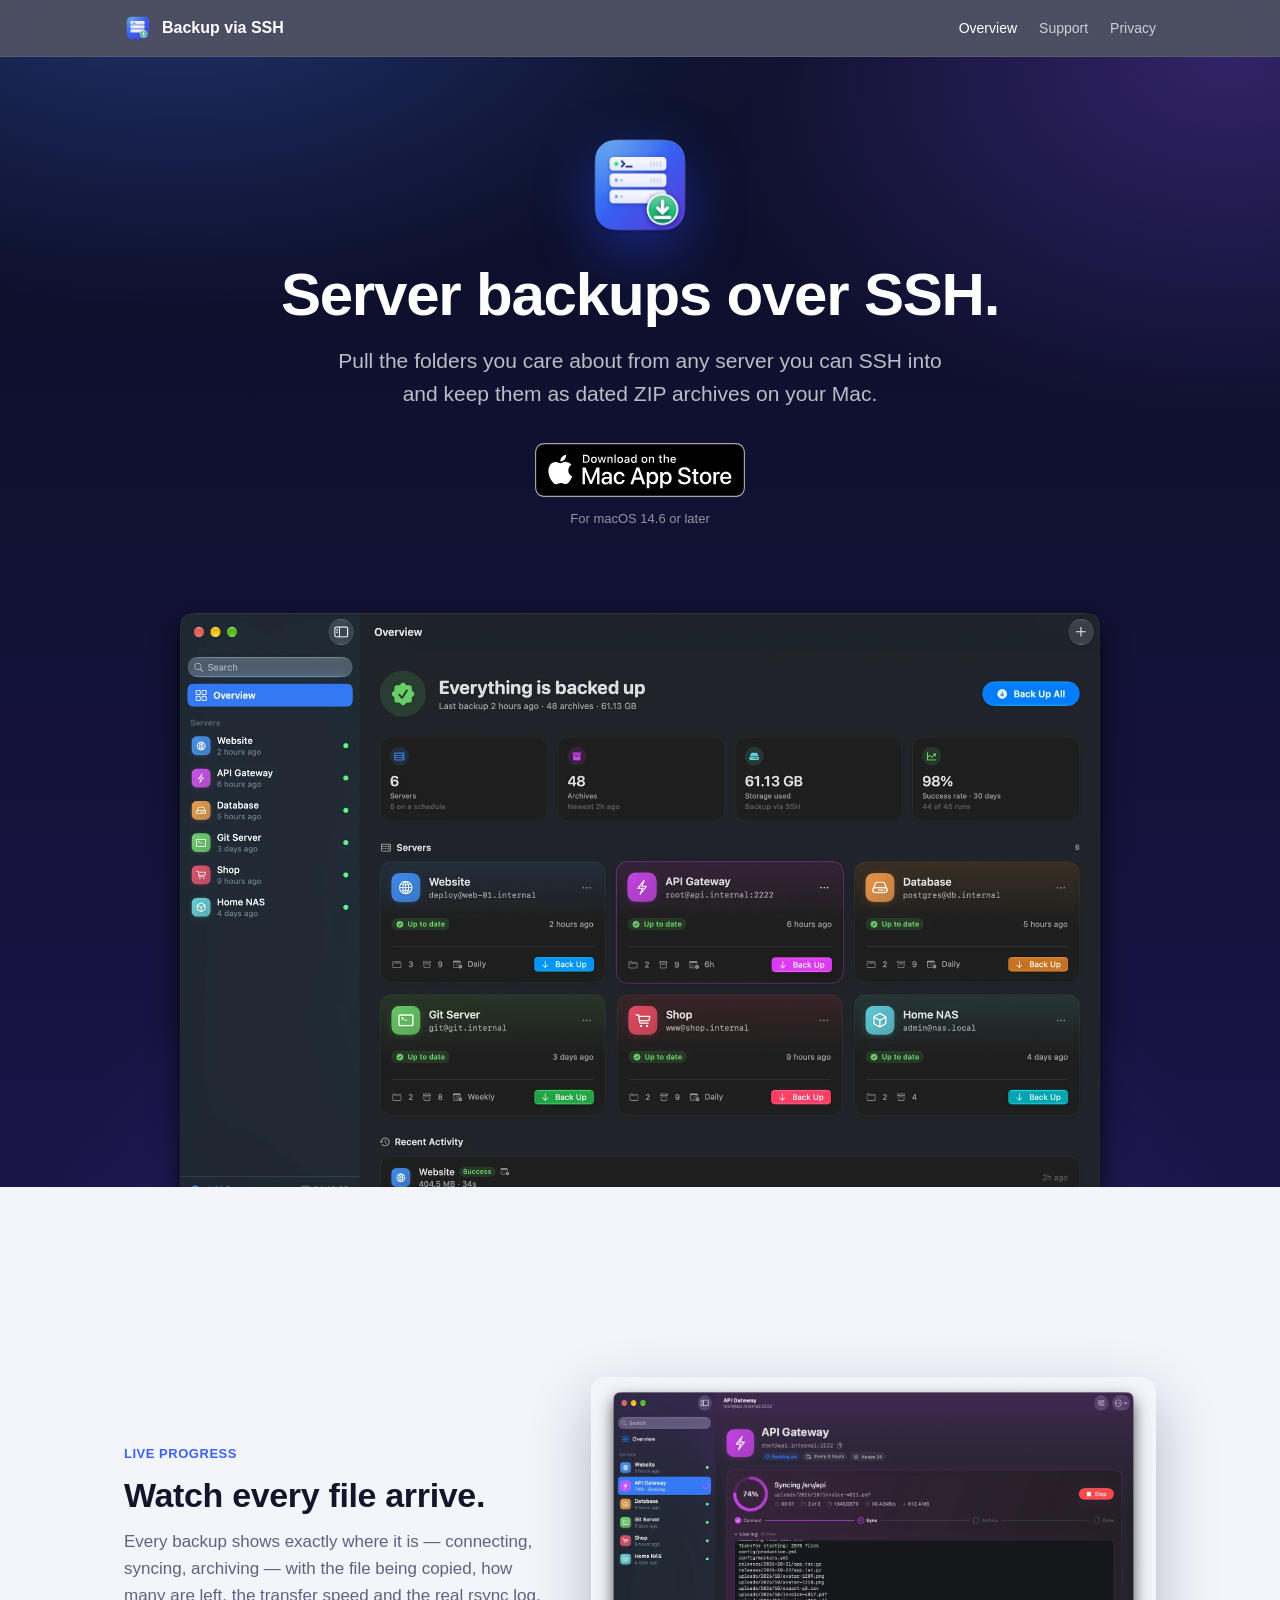
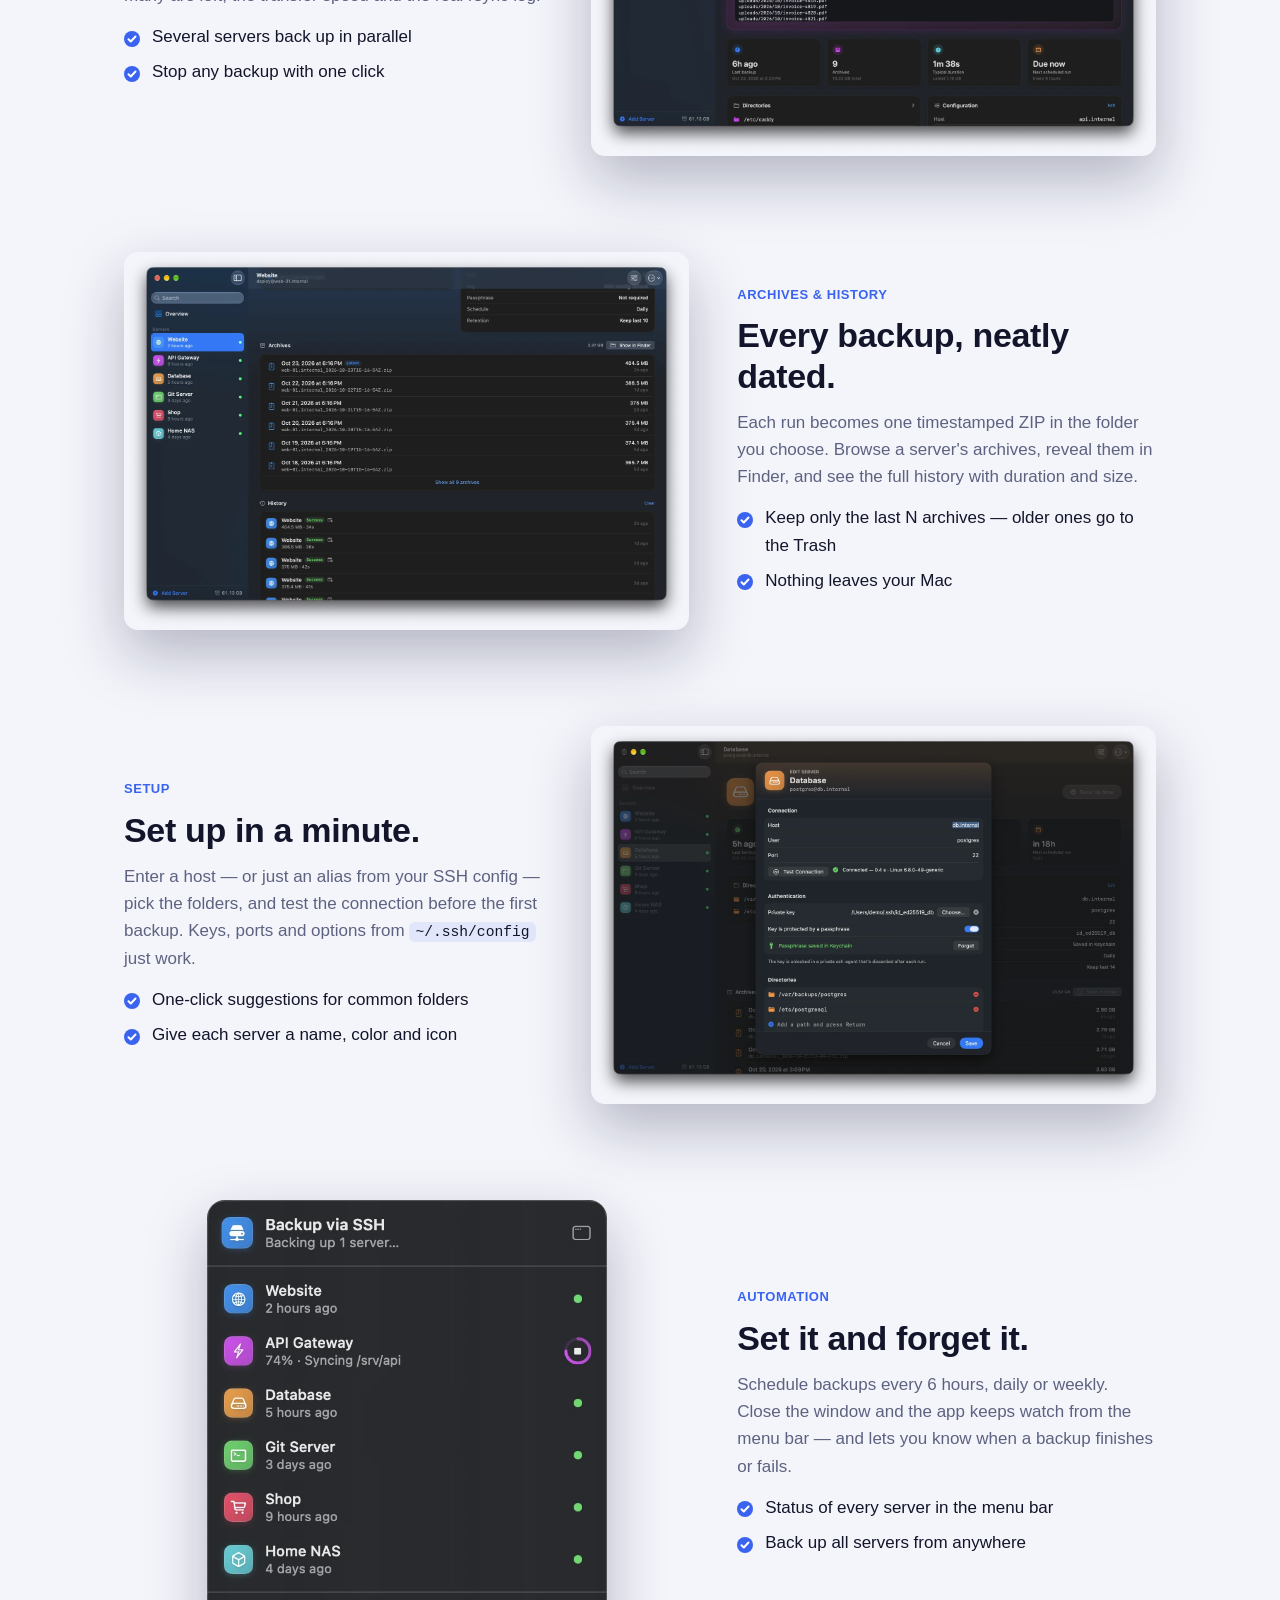
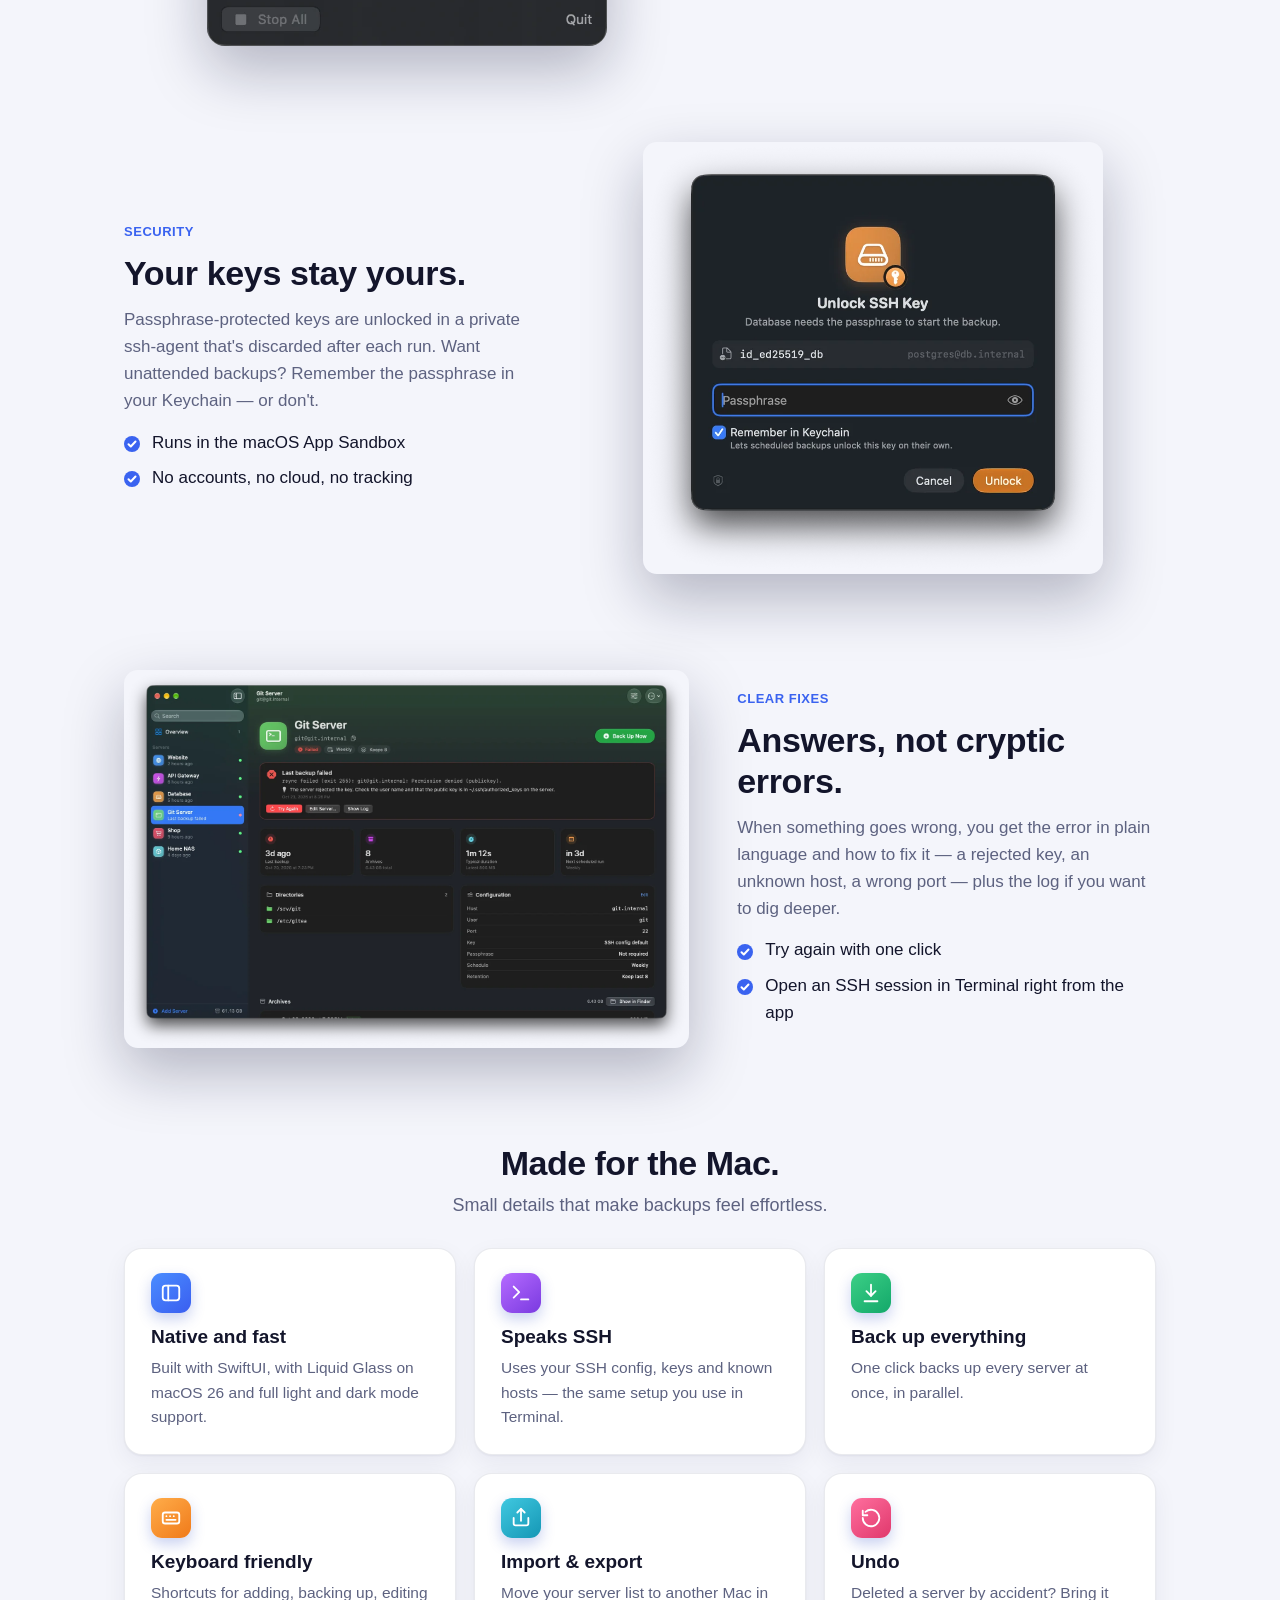
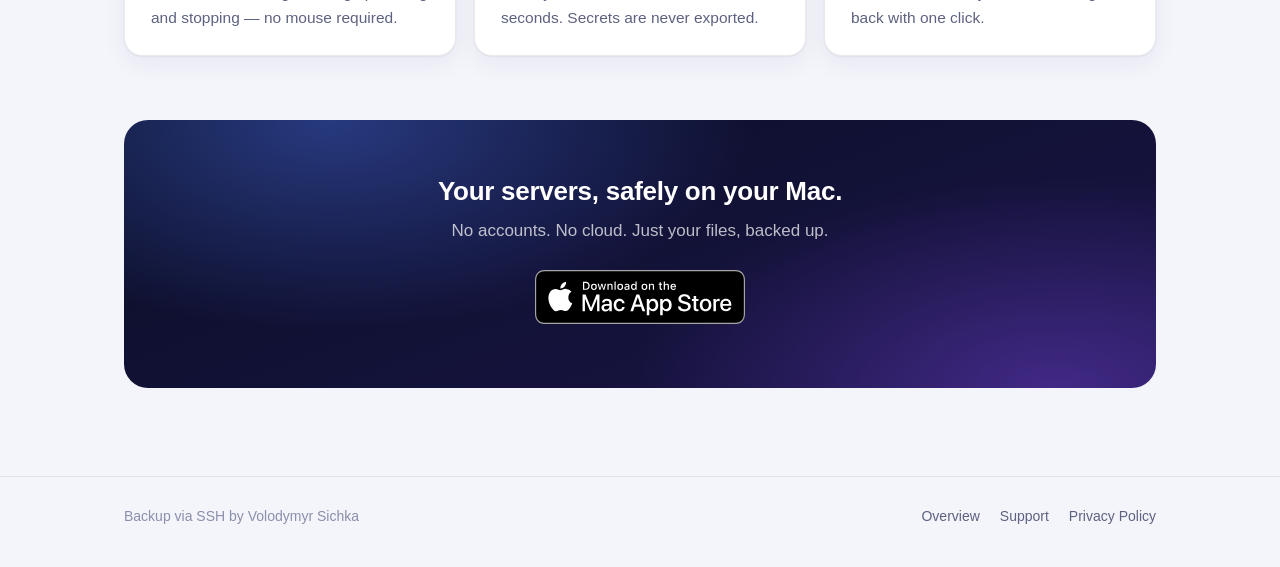
<file: index.html>
<!DOCTYPE html>
<html lang="en">
  <head>
    <meta charset="UTF-8" />
    <title>Backup via SSH</title>
    <meta http-equiv="refresh" content="0; url=marketing.html" />
    <link rel="canonical" href="marketing.html" />
  </head>
  <body>
    <p><a href="marketing.html">Backup via SSH</a></p>
  </body>
</html>
</file>
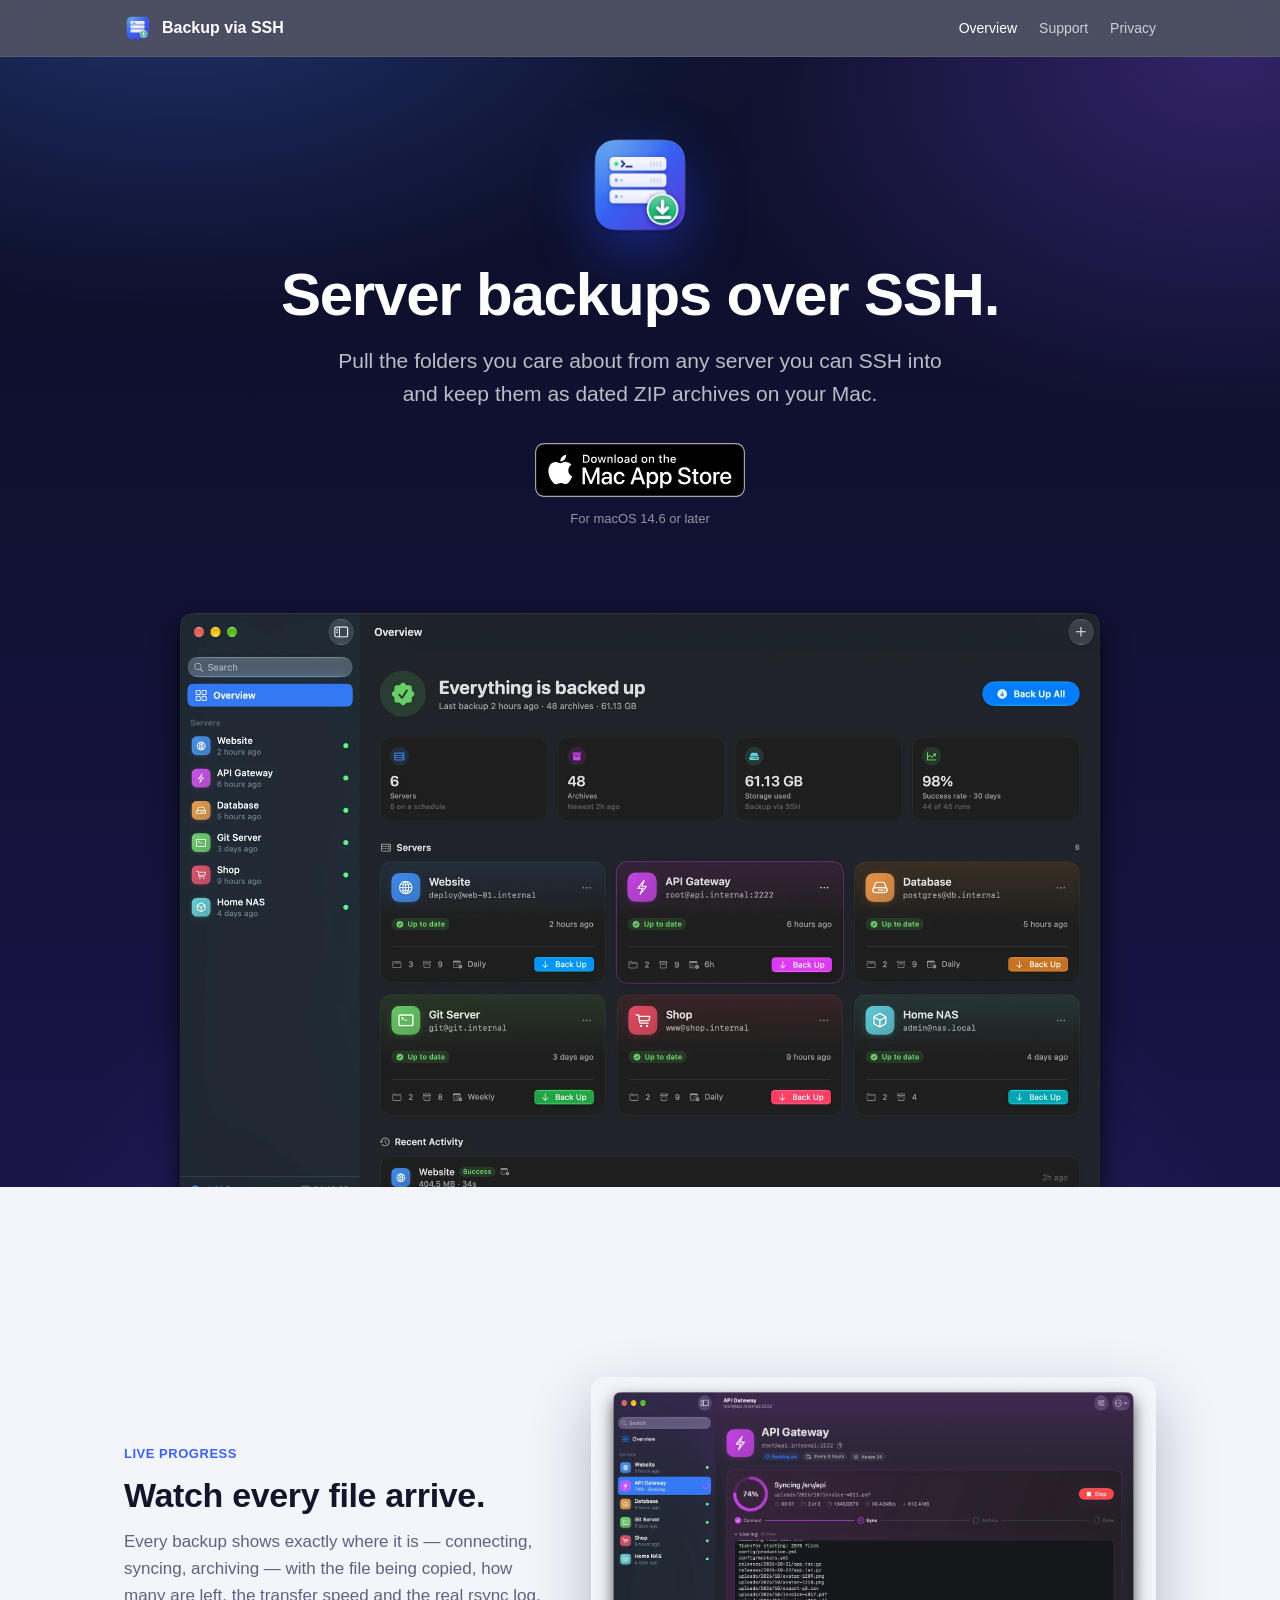
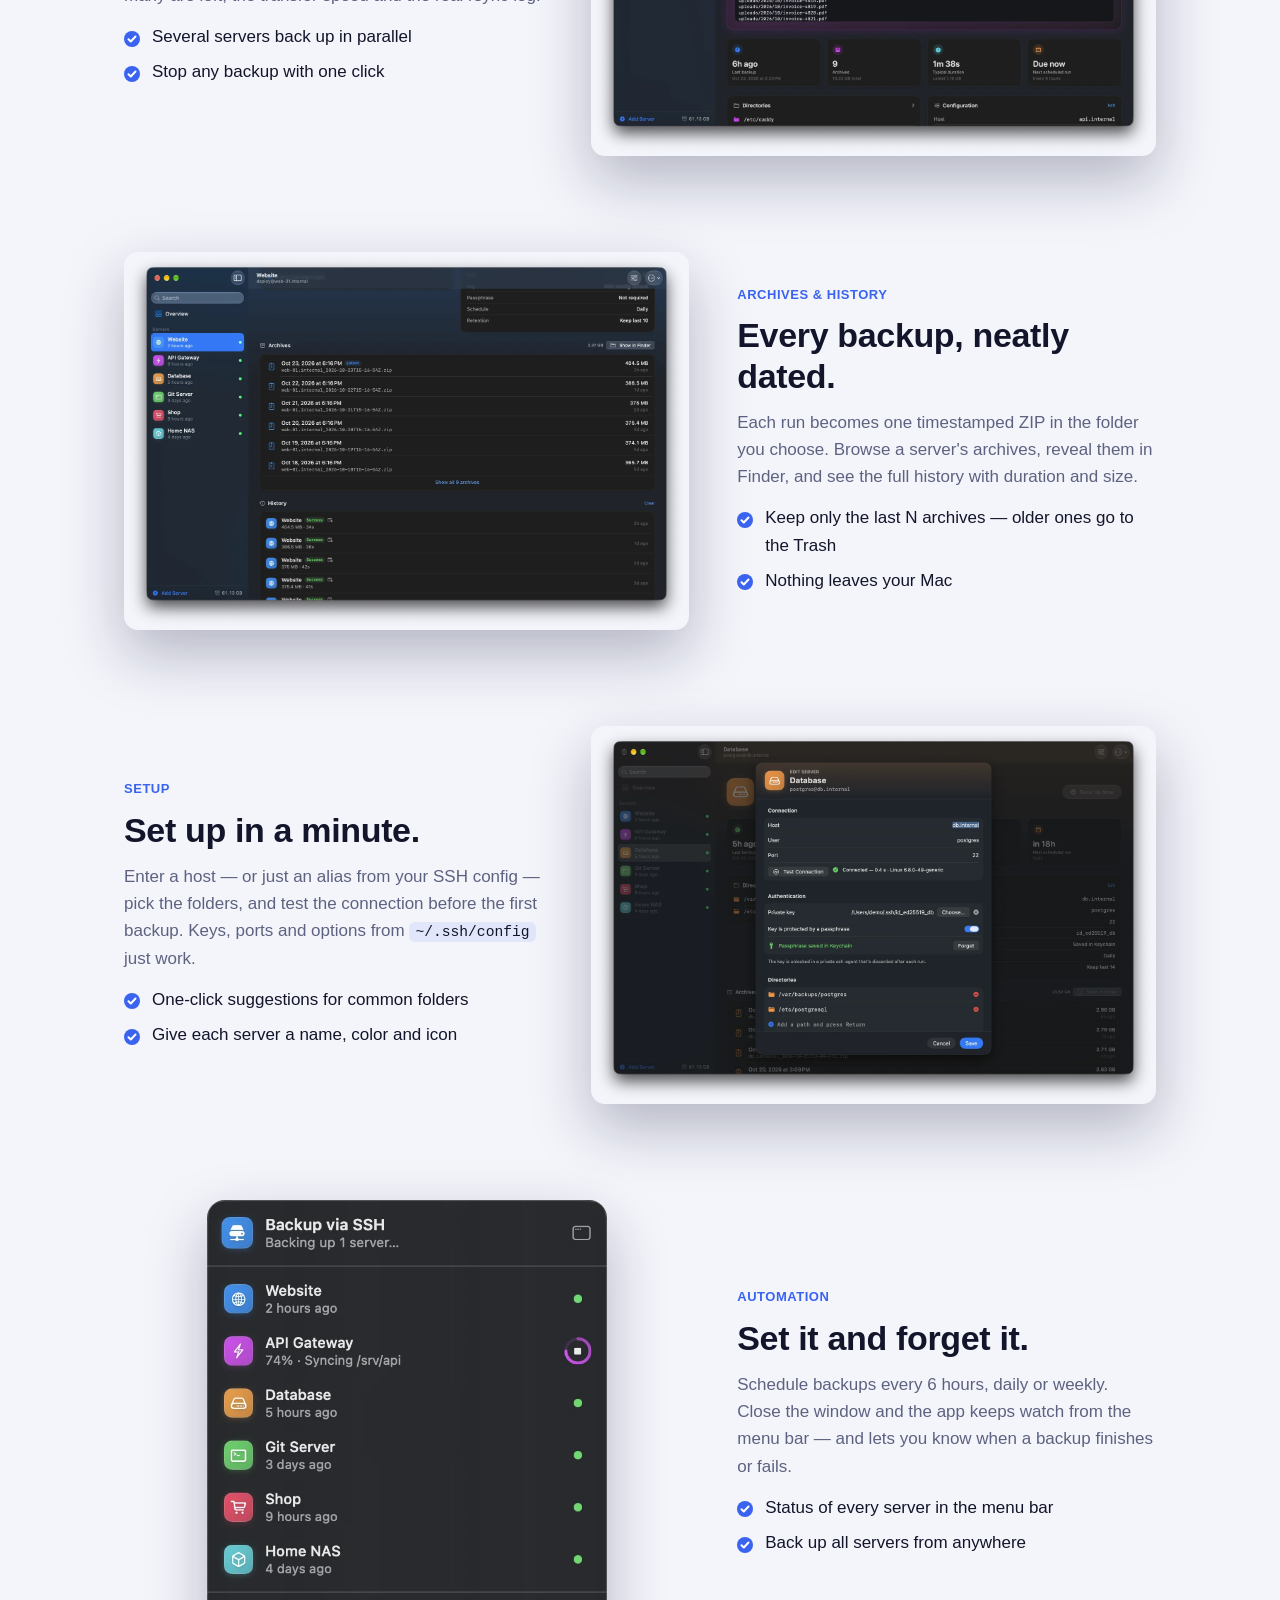
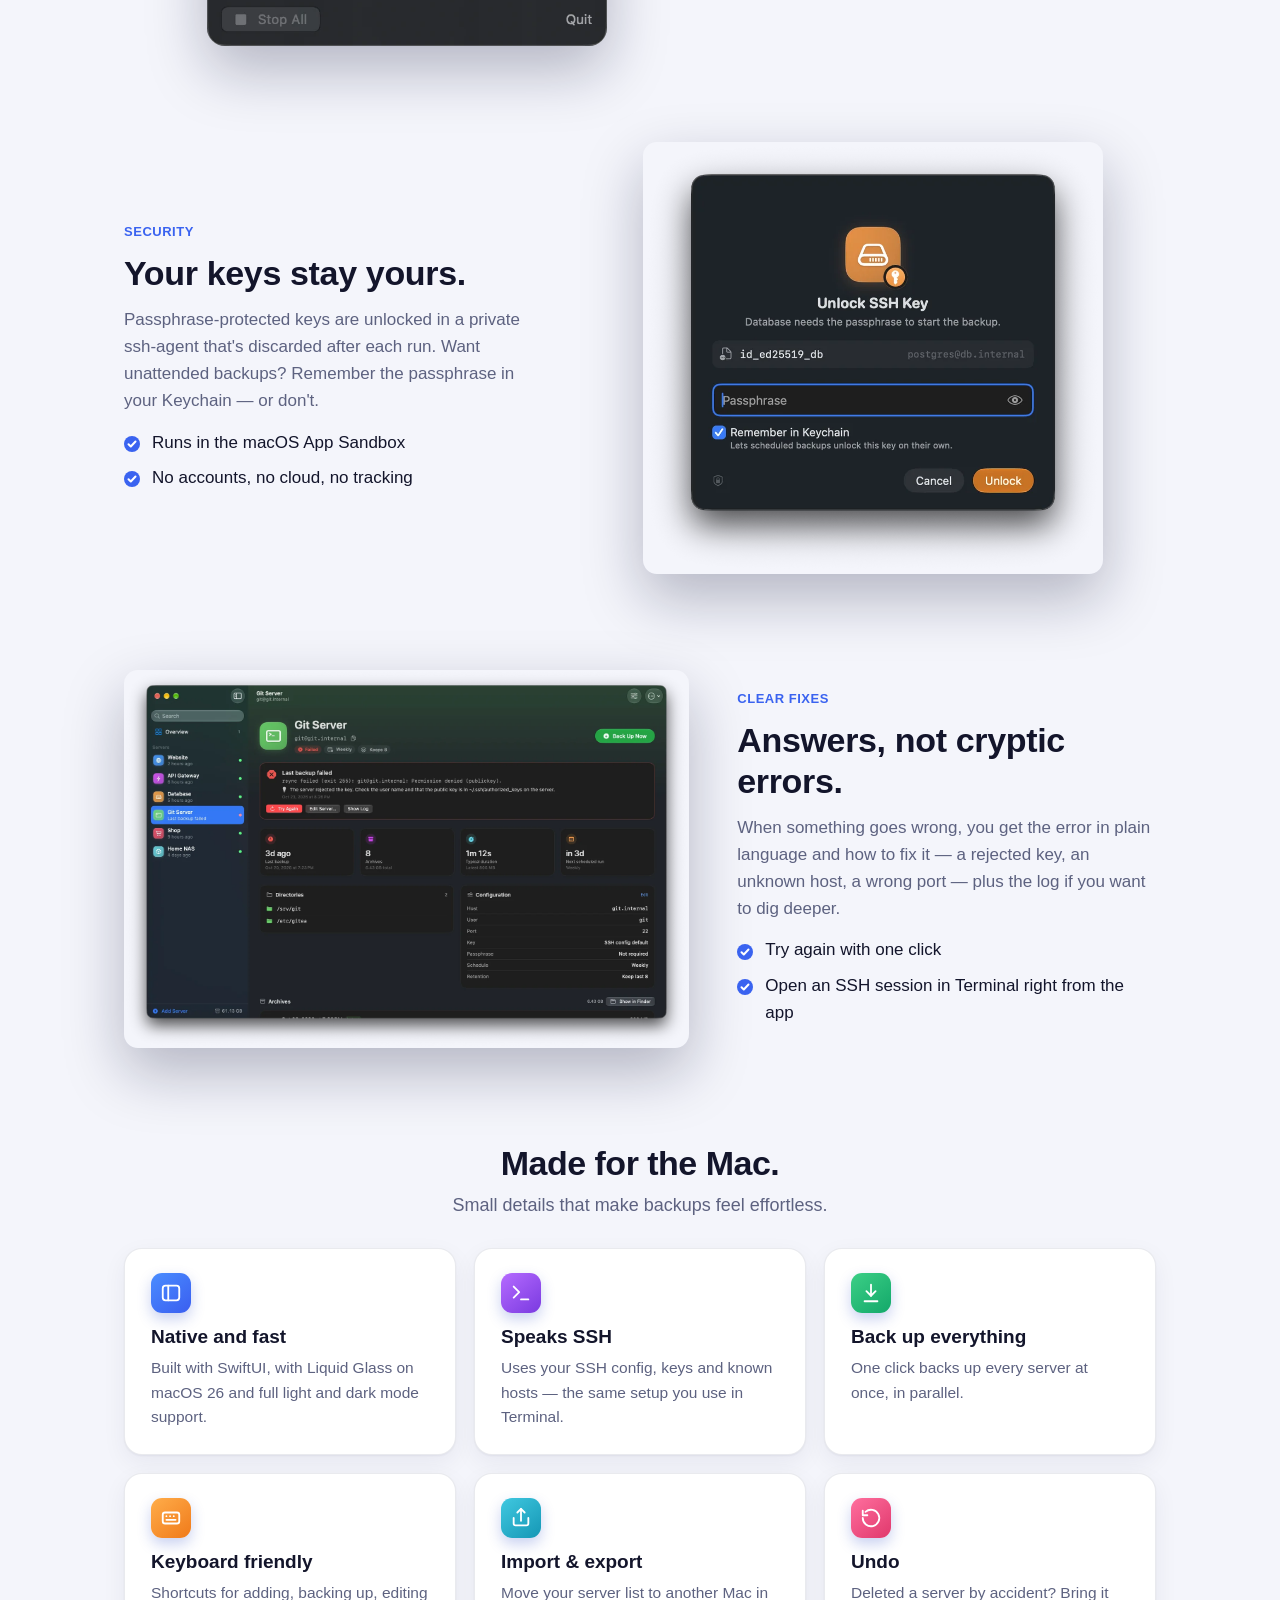
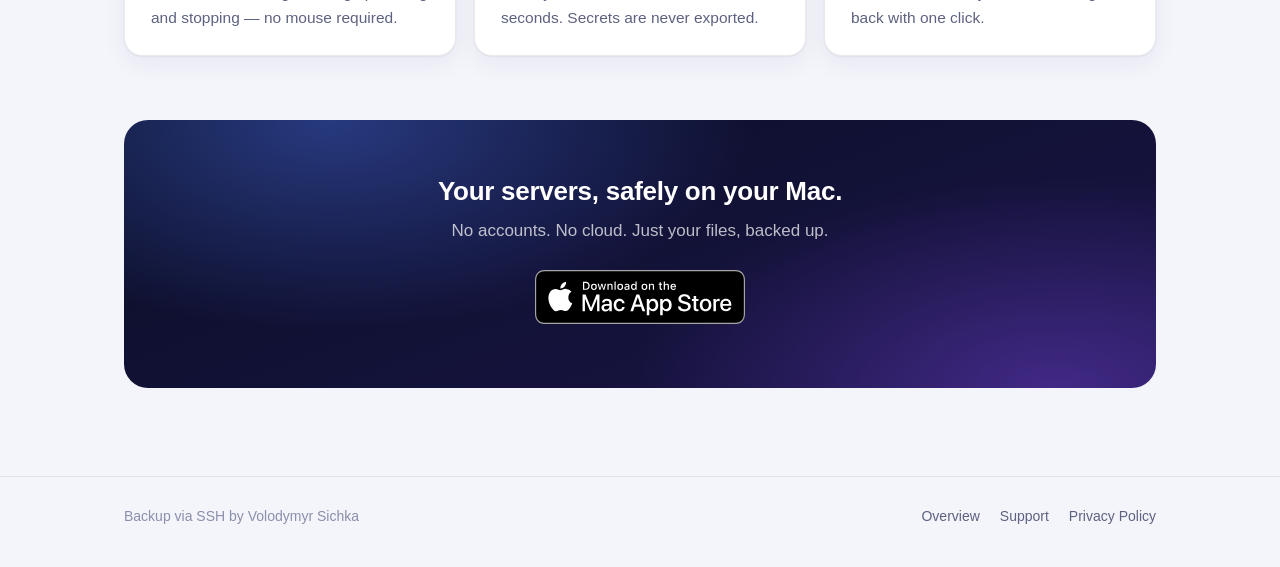
<file: marketing.html>
<!DOCTYPE html>
<html lang="en">
  <head>
    <meta charset="UTF-8" />
    <meta name="viewport" content="width=device-width, initial-scale=1.0" />
    <title>Backup via SSH — Server backups for Mac</title>
    <meta name="description" content="Pull the folders you care about from any server you can SSH into and keep them as dated ZIP archives on your Mac. Live progress, schedules, retention and a menu bar that keeps watch." />
    <meta property="og:title" content="Backup via SSH — Server backups for Mac" />
    <meta property="og:description" content="Back up every server you can SSH into. Live progress, schedules, dated archives and a menu bar that keeps watch." />
    <meta property="og:image" content="https://vybgss.github.io/backup-via-ssh-docs/assets/og-image.jpg" />
    <meta property="og:type" content="website" />
    <meta name="twitter:card" content="summary_large_image" />
    <link rel="icon" type="image/png" href="assets/favicon.png" />
    <link rel="apple-touch-icon" href="assets/apple-touch-icon.png" />
    <link rel="stylesheet" href="assets/style.css" />
  </head>
  <body>
    <header class="nav">
      <div class="wrap">
        <a class="brand" href="marketing.html"><img src="assets/icon-256.png" alt="" /><span>Backup via SSH</span></a>
        <nav class="nav-links">
          <a href="marketing.html" aria-current="page">Overview</a>
          <a href="support.html">Support</a>
          <a href="privacy-policy.html">Privacy</a>
        </nav>
      </div>
    </header>

    <div class="hero hero-has-shot">
      <div class="wrap">
        <img class="hero-icon" src="assets/icon-512.png" alt="Backup via SSH app icon" />
        <h1>Server backups over SSH.</h1>
        <p class="lead">Pull the folders you care about from any server you can SSH into and keep them as dated ZIP archives on your Mac.</p>
        <div class="hero-actions">
          <a class="badge" href="https://apps.apple.com/app/backup-via-ssh/id6754171656"><img src="assets/mac-app-store-badge-black.svg" alt="Download on the Mac App Store" /></a>
          <span class="note">For macOS 14.6 or later</span>
        </div>
        <img class="hero-shot shot" src="assets/app/overview.webp" width="1800" height="1205" alt="The Backup via SSH Overview: six servers, all up to date, with archive count, storage used and success rate" />
      </div>
    </div>

    <main>
      <div class="wrap">
        <section class="feature">
          <div class="feature-text">
            <div class="eyebrow">Live progress</div>
            <h2>Watch every file arrive.</h2>
            <p>Every backup shows exactly where it is — connecting, syncing, archiving — with the file being copied, how many are left, the transfer speed and the real rsync log.</p>
            <ul class="checks">
              <li>Several servers back up in parallel</li>
              <li>Stop any backup with one click</li>
            </ul>
          </div>
          <img class="shot" src="assets/app/progress.webp" width="1600" height="1071" loading="lazy" alt="A backup at 74% with the current file, transfer speed, a Connect–Sync–Archive–Done stepper and the live rsync log" />
        </section>

        <section class="feature">
          <div class="feature-text">
            <div class="eyebrow">Archives &amp; history</div>
            <h2>Every backup, neatly dated.</h2>
            <p>Each run becomes one timestamped ZIP in the folder you choose. Browse a server's archives, reveal them in Finder, and see the full history with duration and size.</p>
            <ul class="checks">
              <li>Keep only the last N archives — older ones go to the Trash</li>
              <li>Nothing leaves your Mac</li>
            </ul>
          </div>
          <img class="shot" src="assets/app/archives.webp" width="1600" height="1071" loading="lazy" alt="A server's archive list with dates and sizes, and its backup history" />
        </section>

        <section class="feature">
          <div class="feature-text">
            <div class="eyebrow">Setup</div>
            <h2>Set up in a minute.</h2>
            <p>Enter a host — or just an alias from your SSH config — pick the folders, and test the connection before the first backup. Keys, ports and options from <code>~/.ssh/config</code> just work.</p>
            <ul class="checks">
              <li>One-click suggestions for common folders</li>
              <li>Give each server a name, color and icon</li>
            </ul>
          </div>
          <img class="shot" src="assets/app/editor.webp" width="1600" height="1071" loading="lazy" alt="The server editor with a successful connection test, key settings and directories" />
        </section>

        <section class="feature">
          <div class="feature-text">
            <div class="eyebrow">Automation</div>
            <h2>Set it and forget it.</h2>
            <p>Schedule backups every 6 hours, daily or weekly. Close the window and the app keeps watch from the menu bar — and lets you know when a backup finishes or fails.</p>
            <ul class="checks">
              <li>Status of every server in the menu bar</li>
              <li>Back up all servers from anywhere</li>
            </ul>
          </div>
          <img src="assets/app/menubar.webp" width="660" height="736" loading="lazy" style="width: 100%; max-width: 400px; margin: 0 auto; border-radius: 18px" alt="The menu bar panel listing servers and a backup in progress" />
        </section>

        <section class="feature">
          <div class="feature-text">
            <div class="eyebrow">Security</div>
            <h2>Your keys stay yours.</h2>
            <p>Passphrase-protected keys are unlocked in a private ssh-agent that's discarded after each run. Want unattended backups? Remember the passphrase in your Keychain — or don't.</p>
            <ul class="checks">
              <li>Runs in the macOS App Sandbox</li>
              <li>No accounts, no cloud, no tracking</li>
            </ul>
          </div>
          <img class="shot" src="assets/app/passphrase.webp" width="840" height="788" loading="lazy" style="width: 100%; max-width: 460px; margin: 0 auto" alt="The Unlock SSH Key window with a Remember in Keychain option" />
        </section>

        <section class="feature">
          <div class="feature-text">
            <div class="eyebrow">Clear fixes</div>
            <h2>Answers, not cryptic errors.</h2>
            <p>When something goes wrong, you get the error in plain language and how to fix it — a rejected key, an unknown host, a wrong port — plus the log if you want to dig deeper.</p>
            <ul class="checks">
              <li>Try again with one click</li>
              <li>Open an SSH session in Terminal right from the app</li>
            </ul>
          </div>
          <img class="shot" src="assets/app/failure.webp" width="1600" height="1071" loading="lazy" alt="A failed backup with the error, a suggested fix and Try Again, Edit Server and Show Log buttons" />
        </section>

        <section>
          <h2 class="section-title" style="text-align: center">Made for the Mac.</h2>
          <p class="section-lead" style="text-align: center">Small details that make backups feel effortless.</p>
          <div class="grid-3">
            <div class="card tile">
              <div class="tile-icon" style="--c1: #4a8dff; --c2: #3a5ef0"><svg viewBox="0 0 24 24" fill="none" stroke="currentColor" stroke-width="2" stroke-linecap="round" stroke-linejoin="round" aria-hidden="true"><rect x="3" y="4" width="18" height="16" rx="3" /><path d="M9 4v16" /></svg></div>
              <h3>Native and fast</h3>
              <p>Built with SwiftUI, with Liquid Glass on macOS 26 and full light and dark mode support.</p>
            </div>
            <div class="card tile">
              <div class="tile-icon" style="--c1: #b56bff; --c2: #7a3ae0"><svg viewBox="0 0 24 24" fill="none" stroke="currentColor" stroke-width="2" stroke-linecap="round" stroke-linejoin="round" aria-hidden="true"><path d="M4 17l6-6-6-6" /><path d="M12 19h8" /></svg></div>
              <h3>Speaks SSH</h3>
              <p>Uses your SSH config, keys and known hosts — the same setup you use in Terminal.</p>
            </div>
            <div class="card tile">
              <div class="tile-icon" style="--c1: #3ccf86; --c2: #13a86a"><svg viewBox="0 0 24 24" fill="none" stroke="currentColor" stroke-width="2" stroke-linecap="round" stroke-linejoin="round" aria-hidden="true"><path d="M12 3v12" /><path d="m7 10 5 5 5-5" /><path d="M5 21h14" /></svg></div>
              <h3>Back up everything</h3>
              <p>One click backs up every server at once, in parallel.</p>
            </div>
            <div class="card tile">
              <div class="tile-icon" style="--c1: #ffad4a; --c2: #f07a1a"><svg viewBox="0 0 24 24" fill="none" stroke="currentColor" stroke-width="2" stroke-linecap="round" stroke-linejoin="round" aria-hidden="true"><rect x="3" y="6" width="18" height="12" rx="2.5" /><path d="M7 10h.01M11 10h.01M15 10h.01M7 14h10" /></svg></div>
              <h3>Keyboard friendly</h3>
              <p>Shortcuts for adding, backing up, editing and stopping — no mouse required.</p>
            </div>
            <div class="card tile">
              <div class="tile-icon" style="--c1: #40c8e0; --c2: #1597b5"><svg viewBox="0 0 24 24" fill="none" stroke="currentColor" stroke-width="2" stroke-linecap="round" stroke-linejoin="round" aria-hidden="true"><path d="M4 12v6a2 2 0 0 0 2 2h12a2 2 0 0 0 2-2v-6" /><path d="m16 6-4-4-4 4" /><path d="M12 2v13" /></svg></div>
              <h3>Import &amp; export</h3>
              <p>Move your server list to another Mac in seconds. Secrets are never exported.</p>
            </div>
            <div class="card tile">
              <div class="tile-icon" style="--c1: #ff6f9e; --c2: #e0386c"><svg viewBox="0 0 24 24" fill="none" stroke="currentColor" stroke-width="2" stroke-linecap="round" stroke-linejoin="round" aria-hidden="true"><path d="M3 12a9 9 0 1 0 3-6.7" /><path d="M3 4v5h5" /></svg></div>
              <h3>Undo</h3>
              <p>Deleted a server by accident? Bring it back with one click.</p>
            </div>
          </div>
        </section>

        <section class="cta">
          <h2>Your servers, safely on your Mac.</h2>
          <p>No accounts. No cloud. Just your files, backed up.</p>
          <a class="badge" href="https://apps.apple.com/app/backup-via-ssh/id6754171656"><img src="assets/mac-app-store-badge-black.svg" alt="Download on the Mac App Store" /></a>
        </section>
      </div>
    </main>

    <footer>
      <div class="wrap">
        <span>Backup via SSH by Volodymyr Sichka</span>
        <nav>
          <a href="marketing.html">Overview</a>
          <a href="support.html">Support</a>
          <a href="privacy-policy.html">Privacy Policy</a>
        </nav>
      </div>
    </footer>
  </body>
</html>
</file>
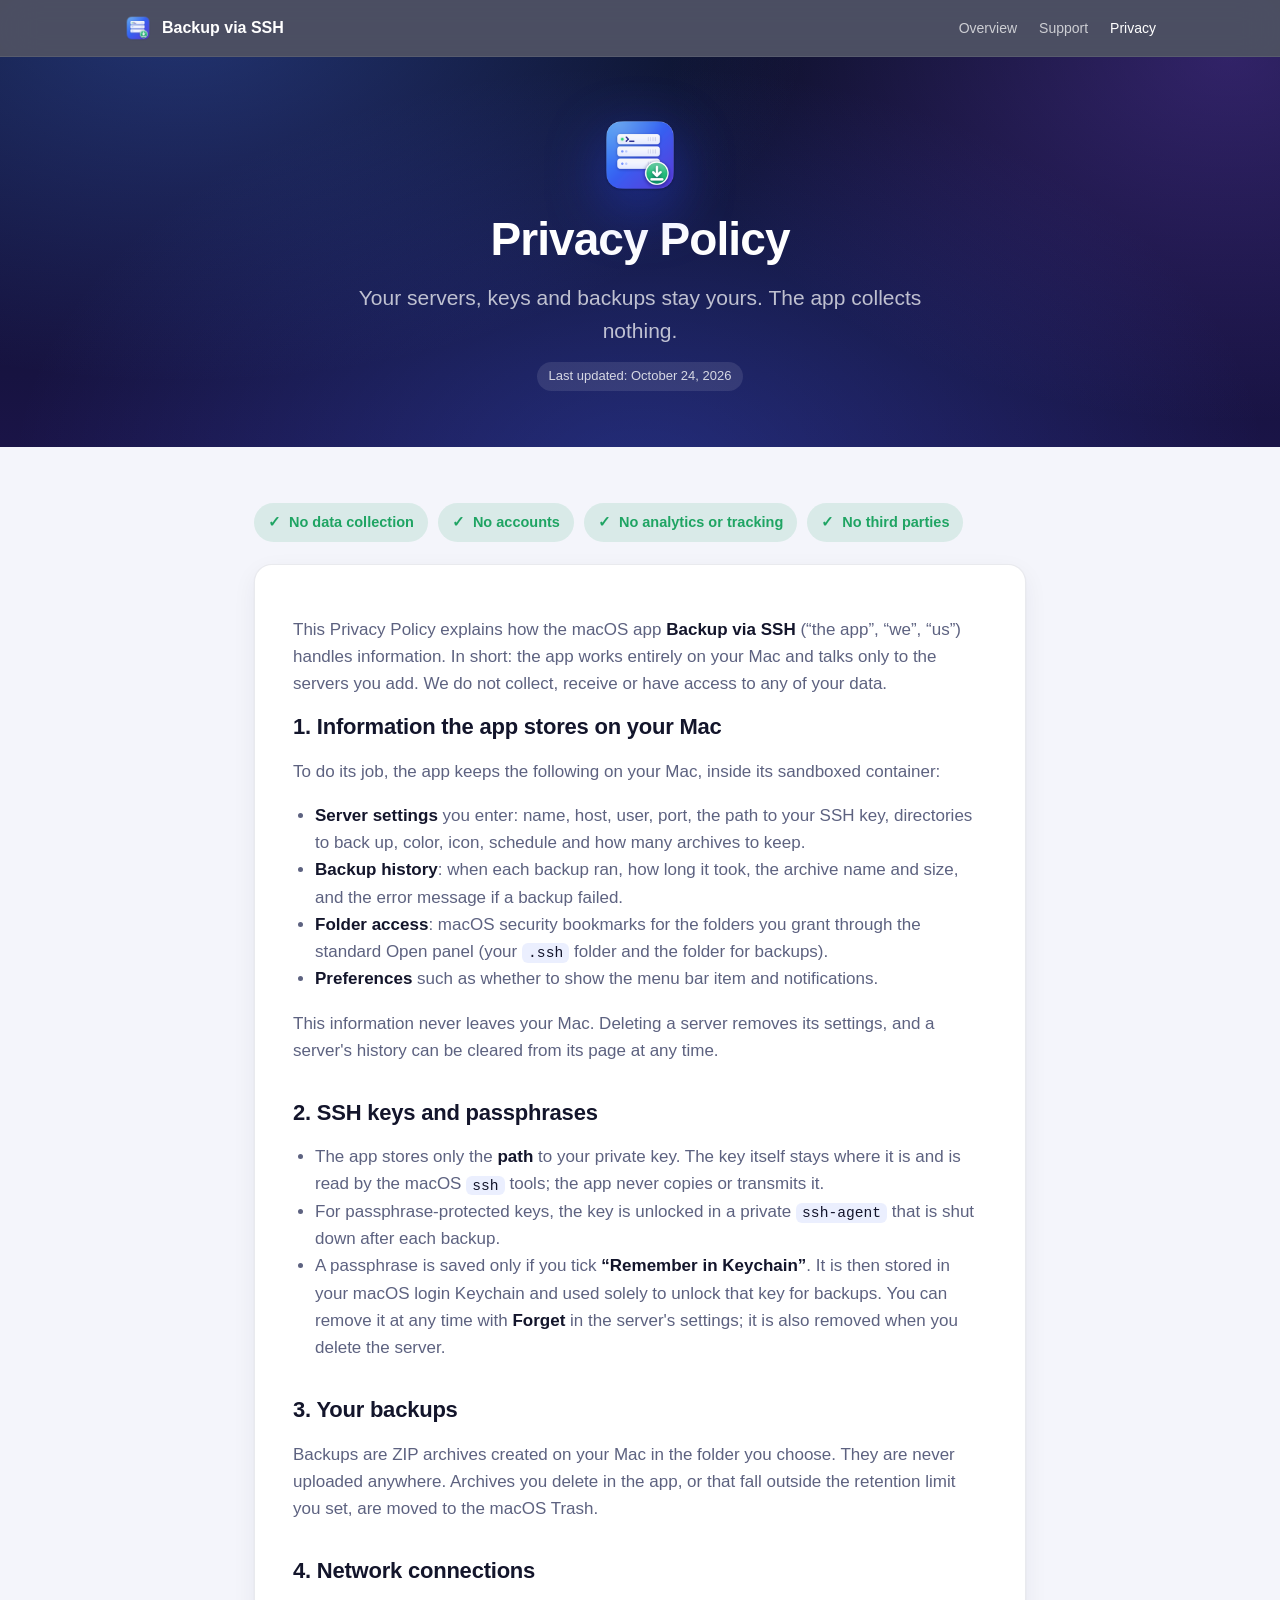
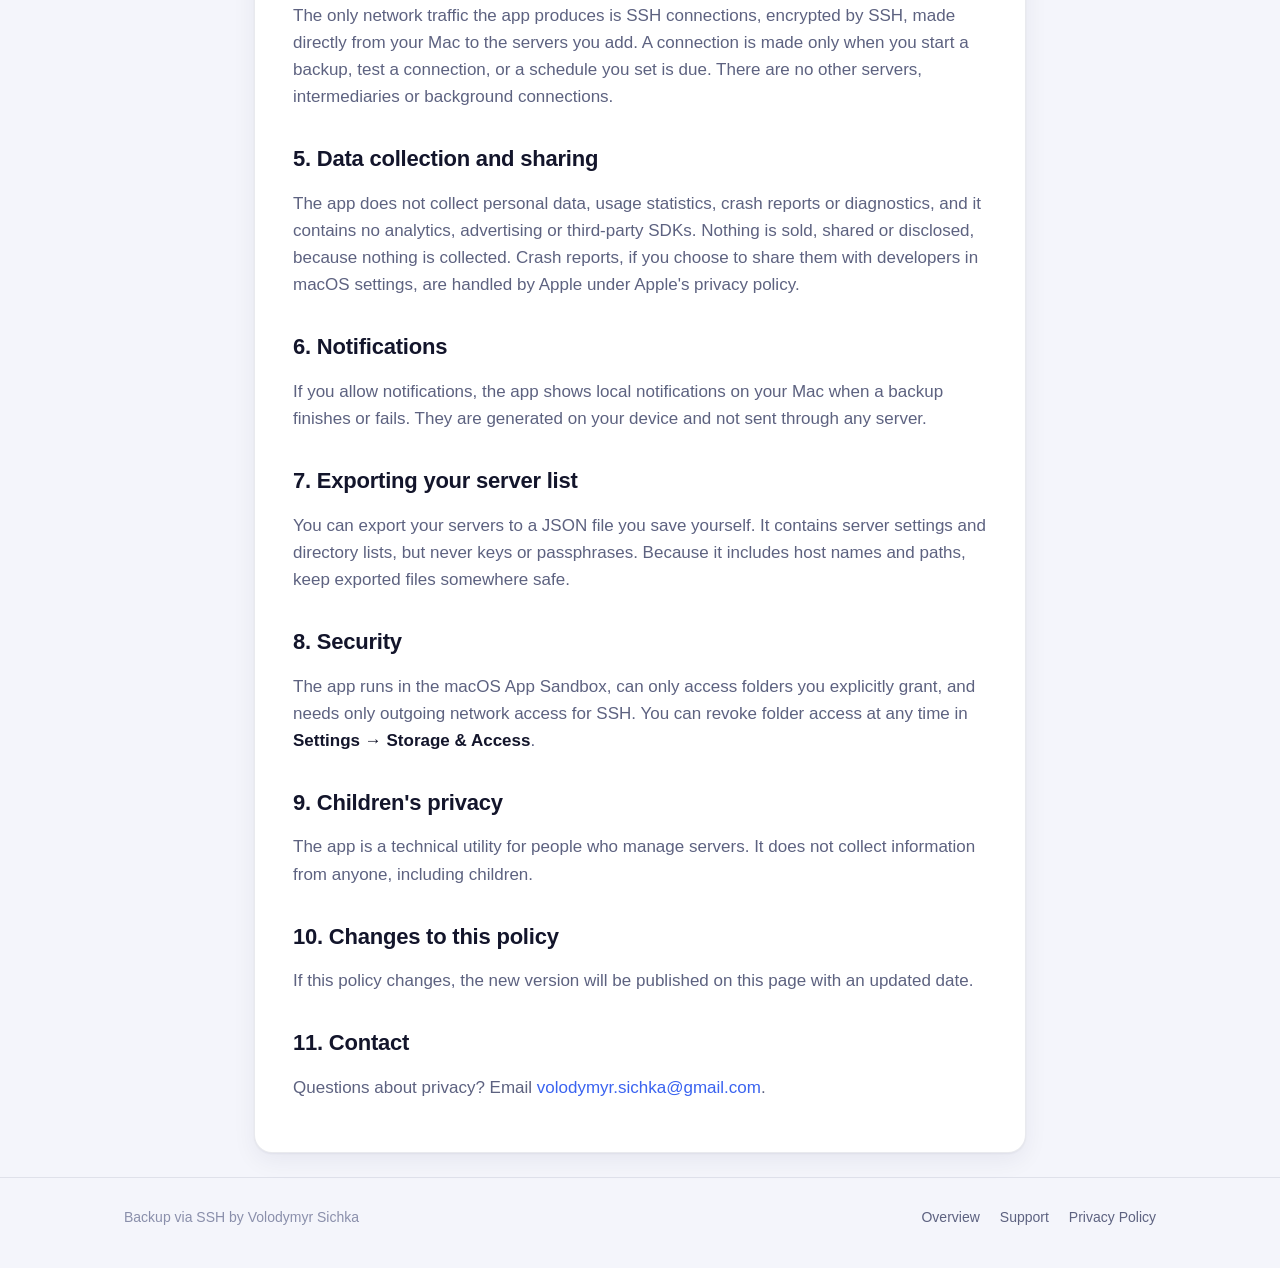
<file: privacy-policy.html>
<!DOCTYPE html>
<html lang="en">
  <head>
    <meta charset="UTF-8" />
    <meta name="viewport" content="width=device-width, initial-scale=1.0" />
    <title>Privacy Policy — Backup via SSH</title>
    <meta name="description" content="Backup via SSH collects no data. Server settings, history and archives stay on your Mac." />
    <link rel="icon" type="image/png" href="assets/favicon.png" />
    <link rel="apple-touch-icon" href="assets/apple-touch-icon.png" />
    <link rel="stylesheet" href="assets/style.css" />
  </head>
  <body>
    <header class="nav">
      <div class="wrap">
        <a class="brand" href="marketing.html"><img src="assets/icon-256.png" alt="" /><span>Backup via SSH</span></a>
        <nav class="nav-links">
          <a href="marketing.html">Overview</a>
          <a href="support.html">Support</a>
          <a href="privacy-policy.html" aria-current="page">Privacy</a>
        </nav>
      </div>
    </header>

    <div class="hero hero-compact">
      <div class="wrap">
        <img class="hero-icon" src="assets/icon-256.png" alt="Backup via SSH app icon" />
        <h1>Privacy Policy</h1>
        <p class="lead">Your servers, keys and backups stay yours. The app collects nothing.</p>
        <span class="updated">Last updated: October 24, 2026</span>
      </div>
    </div>

    <main class="legal">
      <div class="wrap wrap-narrow">
        <div class="summary-pills">
          <span class="pill">No data collection</span>
          <span class="pill">No accounts</span>
          <span class="pill">No analytics or tracking</span>
          <span class="pill">No third parties</span>
        </div>

        <div class="card">
          <p>This Privacy Policy explains how the macOS app <strong>Backup via SSH</strong> (“the app”, “we”, “us”) handles information. In short: the app works entirely on your Mac and talks only to the servers you add. We do not collect, receive or have access to any of your data.</p>

          <h2>1. Information the app stores on your Mac</h2>
          <p>To do its job, the app keeps the following on your Mac, inside its sandboxed container:</p>
          <ul>
            <li><strong>Server settings</strong> you enter: name, host, user, port, the path to your SSH key, directories to back up, color, icon, schedule and how many archives to keep.</li>
            <li><strong>Backup history</strong>: when each backup ran, how long it took, the archive name and size, and the error message if a backup failed.</li>
            <li><strong>Folder access</strong>: macOS security bookmarks for the folders you grant through the standard Open panel (your <code>.ssh</code> folder and the folder for backups).</li>
            <li><strong>Preferences</strong> such as whether to show the menu bar item and notifications.</li>
          </ul>
          <p>This information never leaves your Mac. Deleting a server removes its settings, and a server's history can be cleared from its page at any time.</p>

          <h2>2. SSH keys and passphrases</h2>
          <ul>
            <li>The app stores only the <strong>path</strong> to your private key. The key itself stays where it is and is read by the macOS <code>ssh</code> tools; the app never copies or transmits it.</li>
            <li>For passphrase-protected keys, the key is unlocked in a private <code>ssh-agent</code> that is shut down after each backup.</li>
            <li>A passphrase is saved only if you tick <strong>“Remember in Keychain”</strong>. It is then stored in your macOS login Keychain and used solely to unlock that key for backups. You can remove it at any time with <strong>Forget</strong> in the server's settings; it is also removed when you delete the server.</li>
          </ul>

          <h2>3. Your backups</h2>
          <p>Backups are ZIP archives created on your Mac in the folder you choose. They are never uploaded anywhere. Archives you delete in the app, or that fall outside the retention limit you set, are moved to the macOS Trash.</p>

          <h2>4. Network connections</h2>
          <p>The only network traffic the app produces is SSH connections, encrypted by SSH, made directly from your Mac to the servers you add. A connection is made only when you start a backup, test a connection, or a schedule you set is due. There are no other servers, intermediaries or background connections.</p>

          <h2>5. Data collection and sharing</h2>
          <p>The app does not collect personal data, usage statistics, crash reports or diagnostics, and it contains no analytics, advertising or third-party SDKs. Nothing is sold, shared or disclosed, because nothing is collected. Crash reports, if you choose to share them with developers in macOS settings, are handled by Apple under Apple's privacy policy.</p>

          <h2>6. Notifications</h2>
          <p>If you allow notifications, the app shows local notifications on your Mac when a backup finishes or fails. They are generated on your device and not sent through any server.</p>

          <h2>7. Exporting your server list</h2>
          <p>You can export your servers to a JSON file you save yourself. It contains server settings and directory lists, but never keys or passphrases. Because it includes host names and paths, keep exported files somewhere safe.</p>

          <h2>8. Security</h2>
          <p>The app runs in the macOS App Sandbox, can only access folders you explicitly grant, and needs only outgoing network access for SSH. You can revoke folder access at any time in <strong>Settings → Storage &amp; Access</strong>.</p>

          <h2>9. Children's privacy</h2>
          <p>The app is a technical utility for people who manage servers. It does not collect information from anyone, including children.</p>

          <h2>10. Changes to this policy</h2>
          <p>If this policy changes, the new version will be published on this page with an updated date.</p>

          <h2>11. Contact</h2>
          <p>Questions about privacy? Email <a href="mailto:volodymyr.sichka@gmail.com">volodymyr.sichka@gmail.com</a>.</p>
        </div>
      </div>
    </main>

    <footer>
      <div class="wrap">
        <span>Backup via SSH by Volodymyr Sichka</span>
        <nav>
          <a href="marketing.html">Overview</a>
          <a href="support.html">Support</a>
          <a href="privacy-policy.html">Privacy Policy</a>
        </nav>
      </div>
    </footer>
  </body>
</html>
</file>
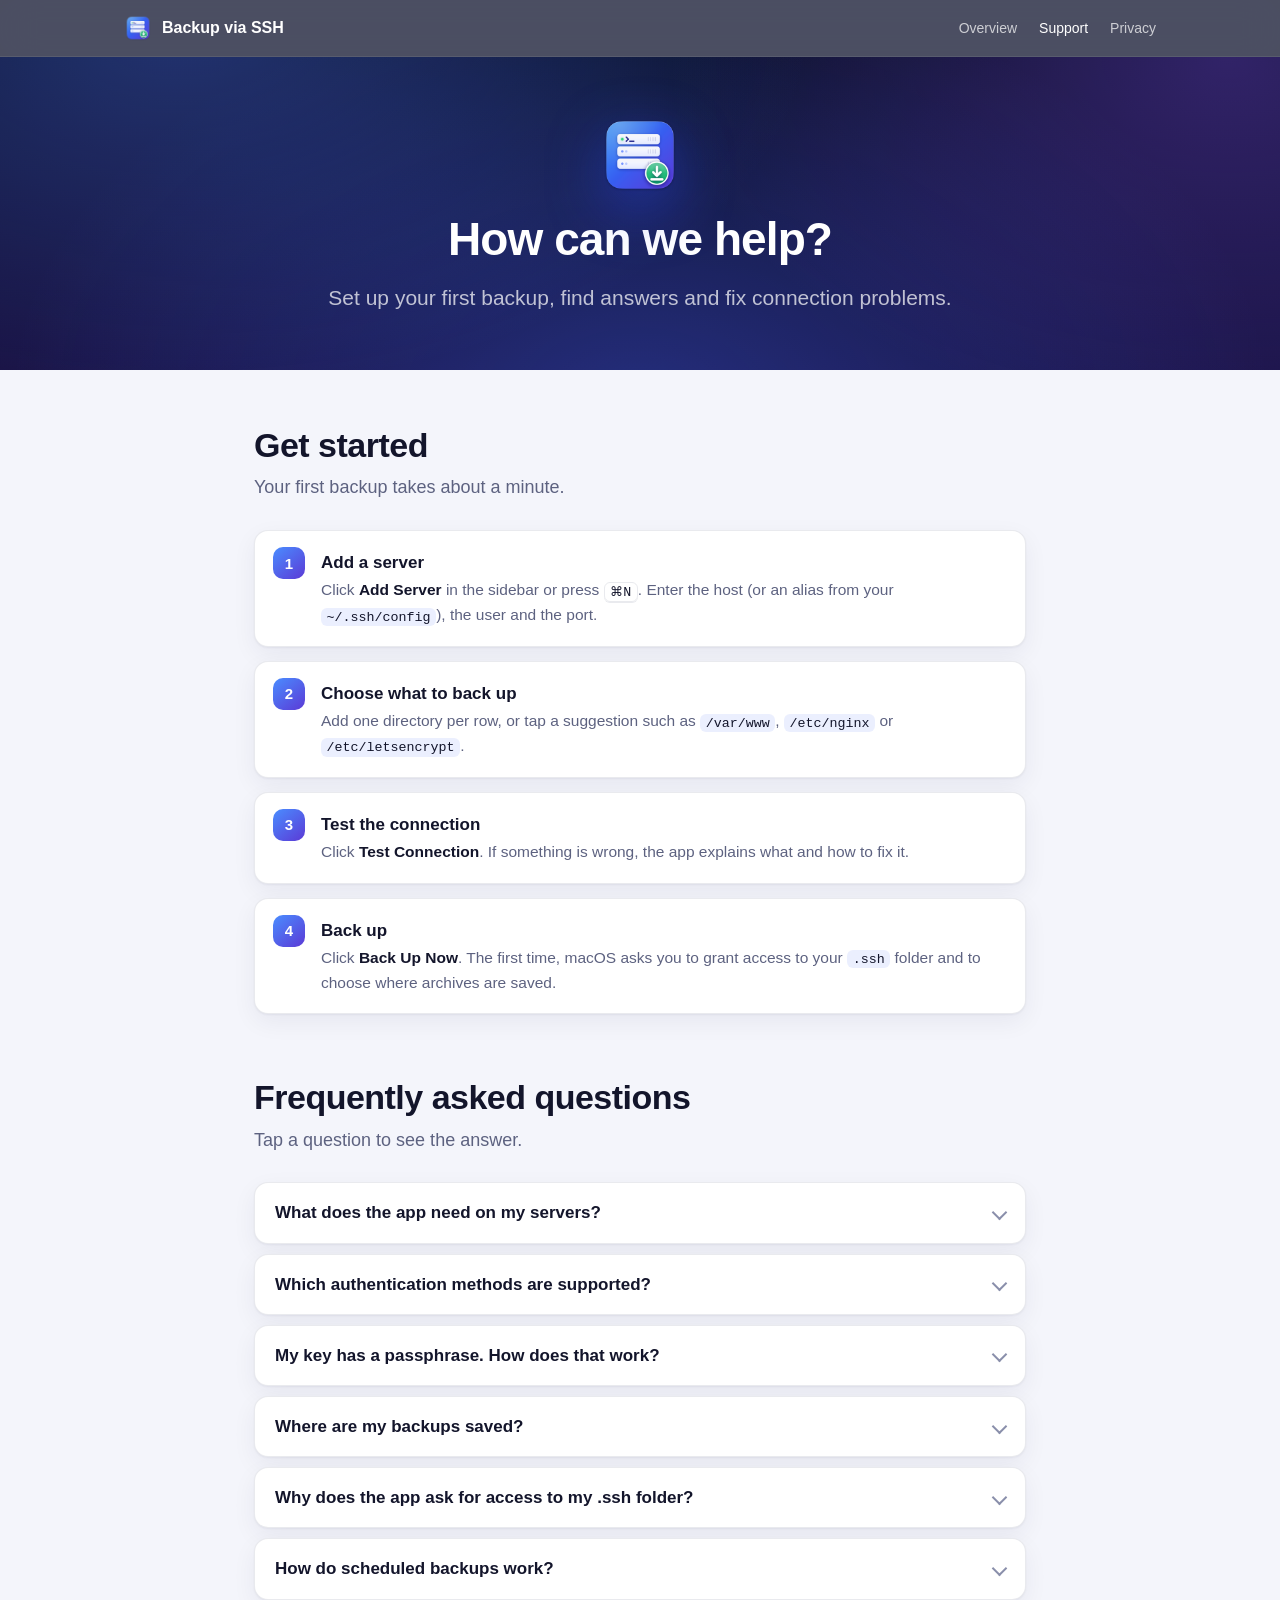
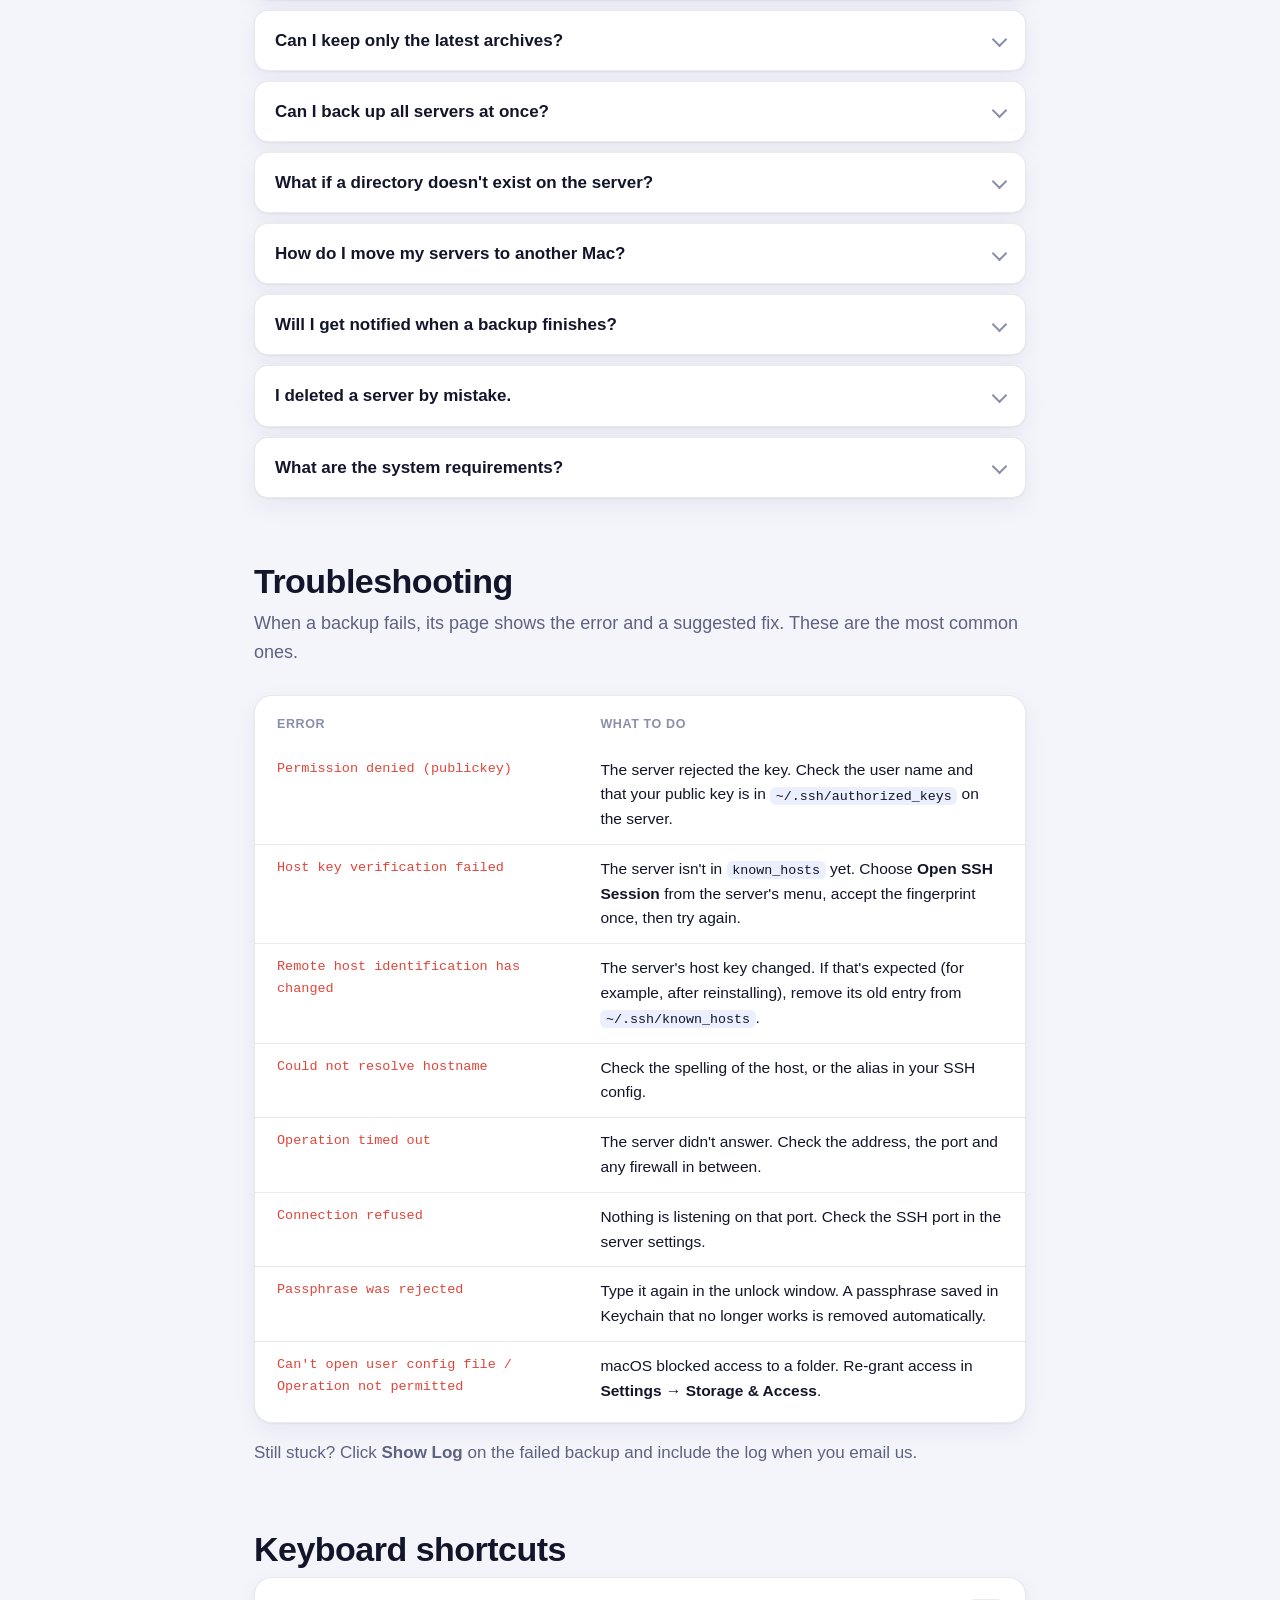
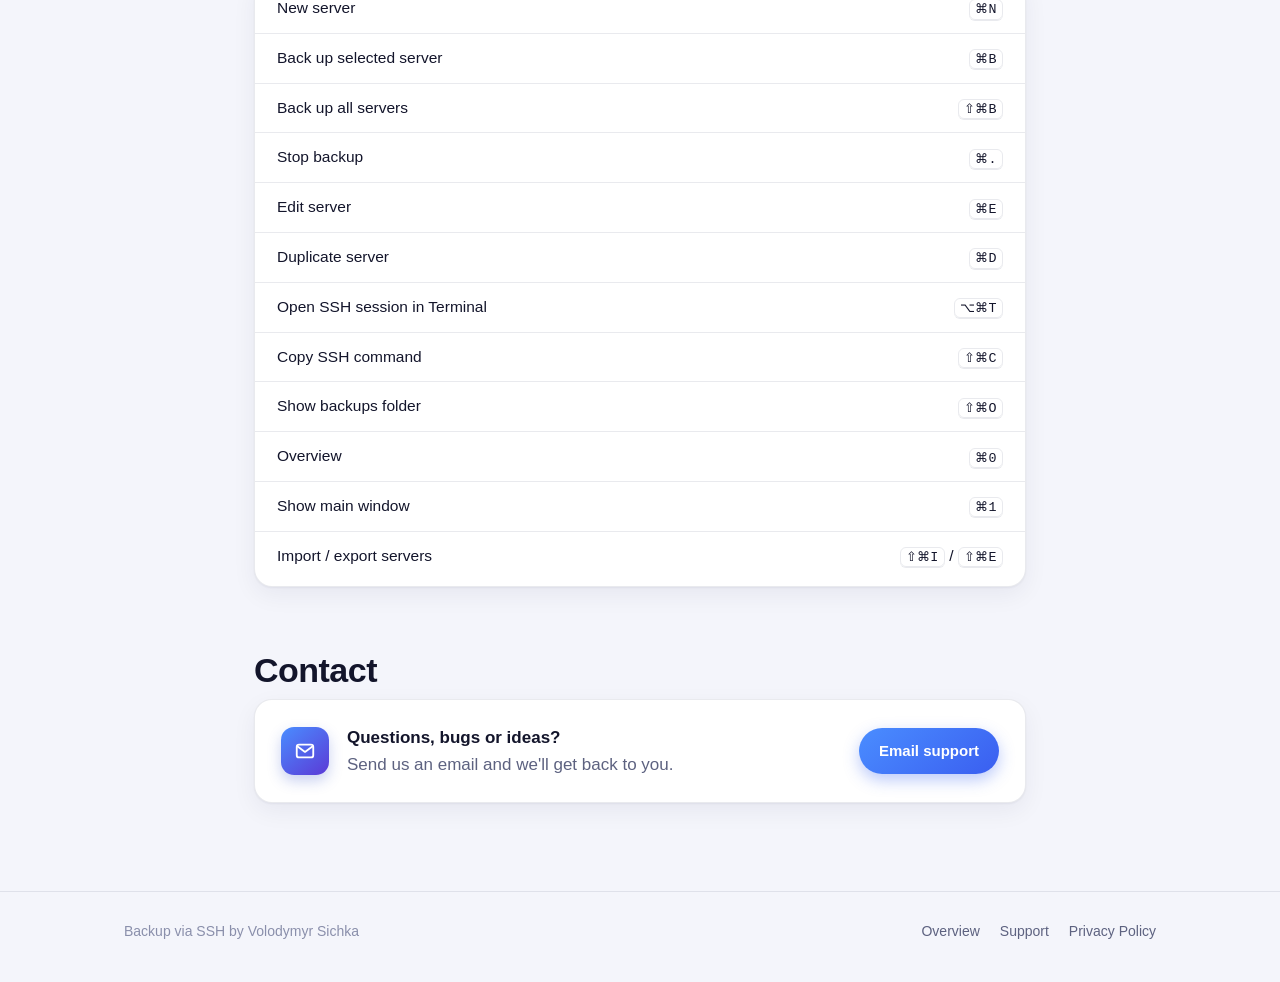
<file: support.html>
<!DOCTYPE html>
<html lang="en">
  <head>
    <meta charset="UTF-8" />
    <meta name="viewport" content="width=device-width, initial-scale=1.0" />
    <title>Support — Backup via SSH</title>
    <meta name="description" content="Get started with Backup via SSH, find answers to common questions and fix SSH connection problems." />
    <link rel="icon" type="image/png" href="assets/favicon.png" />
    <link rel="apple-touch-icon" href="assets/apple-touch-icon.png" />
    <link rel="stylesheet" href="assets/style.css" />
  </head>
  <body>
    <header class="nav">
      <div class="wrap">
        <a class="brand" href="marketing.html"><img src="assets/icon-256.png" alt="" /><span>Backup via SSH</span></a>
        <nav class="nav-links">
          <a href="marketing.html">Overview</a>
          <a href="support.html" aria-current="page">Support</a>
          <a href="privacy-policy.html">Privacy</a>
        </nav>
      </div>
    </header>

    <div class="hero hero-compact">
      <div class="wrap">
        <img class="hero-icon" src="assets/icon-256.png" alt="Backup via SSH app icon" />
        <h1>How can we help?</h1>
        <p class="lead">Set up your first backup, find answers and fix connection problems.</p>
      </div>
    </div>

    <main>
      <div class="wrap wrap-narrow">
        <section id="start">
          <h2 class="section-title">Get started</h2>
          <p class="section-lead">Your first backup takes about a minute.</p>
          <ol class="steps">
            <li><strong>Add a server</strong><span>Click <strong>Add Server</strong> in the sidebar or press <kbd>⌘N</kbd>. Enter the host (or an alias from your <code>~/.ssh/config</code>), the user and the port.</span></li>
            <li><strong>Choose what to back up</strong><span>Add one directory per row, or tap a suggestion such as <code>/var/www</code>, <code>/etc/nginx</code> or <code>/etc/letsencrypt</code>.</span></li>
            <li><strong>Test the connection</strong><span>Click <strong>Test Connection</strong>. If something is wrong, the app explains what and how to fix it.</span></li>
            <li><strong>Back up</strong><span>Click <strong>Back Up Now</strong>. The first time, macOS asks you to grant access to your <code>.ssh</code> folder and to choose where archives are saved.</span></li>
          </ol>
        </section>

        <section id="faq">
          <h2 class="section-title">Frequently asked questions</h2>
          <p class="section-lead">Tap a question to see the answer.</p>
          <div class="faq">
            <details>
              <summary>What does the app need on my servers?</summary>
              <div class="answer">
                <p>SSH access with key-based login and <code>rsync</code> installed — it is available on virtually every Linux and Unix server (Ubuntu, Debian, Fedora, RHEL, Alpine, FreeBSD and others). Nothing else needs to be installed on the server or on your Mac.</p>
              </div>
            </details>

            <details>
              <summary>Which authentication methods are supported?</summary>
              <div class="answer">
                <p>SSH keys only. Choose a private key in the server settings, or leave the field empty to use the keys and options from your SSH config. Password login is not supported.</p>
              </div>
            </details>

            <details>
              <summary>My key has a passphrase. How does that work?</summary>
              <div class="answer">
                <p>Turn on <strong>Key is protected by a passphrase</strong> in the server settings. When a backup starts, the app asks for the passphrase and unlocks the key in a private <code>ssh-agent</code> that is discarded after the run. If you mistype it, you can try again.</p>
                <p>Tick <strong>Remember in Keychain</strong> to store the passphrase in your macOS Keychain — this is required for scheduled backups of that server. Click <strong>Forget</strong> in the server settings to remove it.</p>
              </div>
            </details>

            <details>
              <summary>Where are my backups saved?</summary>
              <div class="answer">
                <p>In the folder you choose before the first backup (<code>~/Backup via SSH</code> is suggested). Each backup is one ZIP file named <code>{host}_{date-time}.zip</code>. Change the folder in <strong>Settings → Storage &amp; Access</strong>, or press <kbd>⇧⌘O</kbd> to open it in Finder.</p>
                <p>Every server page lists its archives: double-click one to reveal it in Finder, or right-click to move it to the Trash.</p>
              </div>
            </details>

            <details>
              <summary>Why does the app ask for access to my .ssh folder?</summary>
              <div class="answer">
                <p>The app runs in the macOS App Sandbox. Access to <code>~/.ssh</code> lets <code>ssh</code> read your config, <code>known_hosts</code> and keys, exactly as it does in Terminal. You grant it once; nothing in that folder is copied or uploaded.</p>
              </div>
            </details>

            <details>
              <summary>How do scheduled backups work?</summary>
              <div class="answer">
                <p>In the server settings, set <strong>Schedule</strong> to every 6 hours, daily or weekly. Scheduled backups run while the app is open — after you close the window it keeps working from the menu bar. Bring the window back with <strong>Window → Backup via SSH</strong> (<kbd>⌘1</kbd>), the Dock icon or the menu bar item.</p>
                <p>For servers with a passphrase-protected key, save the passphrase in Keychain so scheduled runs can unlock it.</p>
              </div>
            </details>

            <details>
              <summary>Can I keep only the latest archives?</summary>
              <div class="answer">
                <p>Yes. Set <strong>Keep archives</strong> in the server settings (for example, last 10). After each successful backup, older archives of that server are moved to the Trash.</p>
              </div>
            </details>

            <details>
              <summary>Can I back up all servers at once?</summary>
              <div class="answer">
                <p>Yes — click <strong>Back Up All</strong> on the Overview, in the menu bar item, or press <kbd>⇧⌘B</kbd>. Servers are backed up in parallel, and you can stop any backup with <strong>Stop</strong> (<kbd>⌘.</kbd>).</p>
              </div>
            </details>

            <details>
              <summary>What if a directory doesn't exist on the server?</summary>
              <div class="answer">
                <p>The backup continues with the other directories. Files that vanish or can't be read during the transfer are reported in the live log but don't stop the backup.</p>
              </div>
            </details>

            <details>
              <summary>How do I move my servers to another Mac?</summary>
              <div class="answer">
                <p>Use <strong>File → Export Servers</strong> (<kbd>⇧⌘E</kbd>) and <strong>File → Import Servers</strong> (<kbd>⇧⌘I</kbd>). Exports never contain keys or passphrases — set those up on the new Mac.</p>
              </div>
            </details>

            <details>
              <summary>Will I get notified when a backup finishes?</summary>
              <div class="answer">
                <p>Yes, when the app is in the background or a scheduled backup ran. In the app you'll see a short message instead. Turn notifications off in <strong>Settings → General</strong>.</p>
              </div>
            </details>

            <details>
              <summary>I deleted a server by mistake.</summary>
              <div class="answer">
                <p>Click <strong>Undo</strong> in the message that appears right after deleting. Archives are never deleted along with a server.</p>
              </div>
            </details>

            <details>
              <summary>What are the system requirements?</summary>
              <div class="answer">
                <p>macOS 14.6 or later. The app uses the <code>ssh</code>, <code>rsync</code> and <code>zip</code> tools built into macOS.</p>
              </div>
            </details>
          </div>
        </section>

        <section id="troubleshooting">
          <h2 class="section-title">Troubleshooting</h2>
          <p class="section-lead">When a backup fails, its page shows the error and a suggested fix. These are the most common ones.</p>
          <div class="card table-card">
            <table>
              <thead>
                <tr><th>Error</th><th>What to do</th></tr>
              </thead>
              <tbody>
                <tr><td>Permission denied (publickey)</td><td>The server rejected the key. Check the user name and that your public key is in <code>~/.ssh/authorized_keys</code> on the server.</td></tr>
                <tr><td>Host key verification failed</td><td>The server isn't in <code>known_hosts</code> yet. Choose <strong>Open SSH Session</strong> from the server's menu, accept the fingerprint once, then try again.</td></tr>
                <tr><td>Remote host identification has changed</td><td>The server's host key changed. If that's expected (for example, after reinstalling), remove its old entry from <code>~/.ssh/known_hosts</code>.</td></tr>
                <tr><td>Could not resolve hostname</td><td>Check the spelling of the host, or the alias in your SSH config.</td></tr>
                <tr><td>Operation timed out</td><td>The server didn't answer. Check the address, the port and any firewall in between.</td></tr>
                <tr><td>Connection refused</td><td>Nothing is listening on that port. Check the SSH port in the server settings.</td></tr>
                <tr><td>Passphrase was rejected</td><td>Type it again in the unlock window. A passphrase saved in Keychain that no longer works is removed automatically.</td></tr>
                <tr><td>Can't open user config file / Operation not permitted</td><td>macOS blocked access to a folder. Re-grant access in <strong>Settings → Storage &amp; Access</strong>.</td></tr>
              </tbody>
            </table>
          </div>
          <p class="muted" style="margin-top: 16px">Still stuck? Click <strong>Show Log</strong> on the failed backup and include the log when you email us.</p>
        </section>

        <section id="shortcuts">
          <h2 class="section-title">Keyboard shortcuts</h2>
          <div class="card table-card">
            <table class="shortcuts">
              <tbody>
                <tr><td>New server</td><td><kbd>⌘N</kbd></td></tr>
                <tr><td>Back up selected server</td><td><kbd>⌘B</kbd></td></tr>
                <tr><td>Back up all servers</td><td><kbd>⇧⌘B</kbd></td></tr>
                <tr><td>Stop backup</td><td><kbd>⌘.</kbd></td></tr>
                <tr><td>Edit server</td><td><kbd>⌘E</kbd></td></tr>
                <tr><td>Duplicate server</td><td><kbd>⌘D</kbd></td></tr>
                <tr><td>Open SSH session in Terminal</td><td><kbd>⌥⌘T</kbd></td></tr>
                <tr><td>Copy SSH command</td><td><kbd>⇧⌘C</kbd></td></tr>
                <tr><td>Show backups folder</td><td><kbd>⇧⌘O</kbd></td></tr>
                <tr><td>Overview</td><td><kbd>⌘0</kbd></td></tr>
                <tr><td>Show main window</td><td><kbd>⌘1</kbd></td></tr>
                <tr><td>Import / export servers</td><td><kbd>⇧⌘I</kbd> / <kbd>⇧⌘E</kbd></td></tr>
              </tbody>
            </table>
          </div>
        </section>

        <section id="contact">
          <h2 class="section-title">Contact</h2>
          <div class="card contact">
            <div class="tile-icon" style="--c1: #4a8dff; --c2: #5b3ad6">
              <svg viewBox="0 0 24 24" fill="none" stroke="currentColor" stroke-width="2" stroke-linecap="round" stroke-linejoin="round" aria-hidden="true"><rect x="3" y="5" width="18" height="14" rx="2.5" /><path d="m4 7 8 6 8-6" /></svg>
            </div>
            <p><strong>Questions, bugs or ideas?</strong><br />Send us an email and we'll get back to you.</p>
            <a class="button" href="mailto:volodymyr.sichka@gmail.com?subject=Backup%20via%20SSH%20support">Email support</a>
          </div>
        </section>
      </div>
    </main>

    <footer>
      <div class="wrap">
        <span>Backup via SSH by Volodymyr Sichka</span>
        <nav>
          <a href="marketing.html">Overview</a>
          <a href="support.html">Support</a>
          <a href="privacy-policy.html">Privacy Policy</a>
        </nav>
      </div>
    </footer>
  </body>
</html>
</file>
<file: assets/style.css>
/* Backup via SSH — shared styles for the marketing, support and privacy pages.
   Palette mirrors the app: navy → indigo brand gradient, blue accent, rounded cards. */

:root {
  --bg: #f4f5fb;
  --card: #ffffff;
  --card-2: #f7f8fd;
  --text: #13152b;
  --muted: #5d6280;
  --faint: #8a8fab;
  --border: rgba(20, 24, 70, 0.09);
  --accent: #3a63f0;
  --accent-2: #5b3ad6;
  --accent-soft: rgba(58, 99, 240, 0.1);
  --green: #1fa463;
  --orange: #e8800c;
  --red: #e0453a;
  --shadow: 0 1px 2px rgba(15, 20, 60, 0.05), 0 8px 24px rgba(15, 20, 60, 0.06);
  --radius: 18px;
  --hero-1: #0a0f26;
  --hero-2: #1a1447;
  --font: -apple-system, BlinkMacSystemFont, "SF Pro Text", "Helvetica Neue", Helvetica, Arial, sans-serif;
  --font-display: ui-rounded, "SF Pro Rounded", -apple-system, BlinkMacSystemFont, "Helvetica Neue", Arial, sans-serif;
  --font-mono: ui-monospace, "SF Mono", Menlo, Consolas, monospace;
  color-scheme: light;
}

@media (prefers-color-scheme: dark) {
  :root {
    --bg: #0b0f22;
    --card: #141a34;
    --card-2: #11162d;
    --text: #eef0ff;
    --muted: #a1a7c9;
    --faint: #737a9e;
    --border: rgba(255, 255, 255, 0.08);
    --accent: #6f8dff;
    --accent-2: #9a7bff;
    --accent-soft: rgba(111, 141, 255, 0.14);
    --green: #3ccf86;
    --orange: #ffa13d;
    --red: #ff6a5e;
    --shadow: 0 1px 2px rgba(0, 0, 0, 0.3), 0 10px 30px rgba(0, 0, 0, 0.25);
    color-scheme: dark;
  }
}

* { box-sizing: border-box; }

html { -webkit-text-size-adjust: 100%; scroll-behavior: smooth; }

body {
  margin: 0;
  background: var(--bg);
  color: var(--text);
  font: 17px/1.6 var(--font);
  -webkit-font-smoothing: antialiased;
}

a { color: var(--accent); text-decoration: none; }
a:hover { text-decoration: underline; }

img { max-width: 100%; height: auto; display: block; }

code, kbd {
  font-family: var(--font-mono);
  font-size: 0.86em;
  background: var(--accent-soft);
  color: var(--text);
  padding: 0.12em 0.42em;
  border-radius: 6px;
  white-space: nowrap;
}

kbd {
  background: var(--card);
  border: 1px solid var(--border);
  box-shadow: 0 1px 0 var(--border);
}

.wrap { width: 100%; max-width: 1080px; margin: 0 auto; padding: 0 24px; }
.wrap-narrow { max-width: 820px; }

/* ---------- Navigation ---------- */

.nav {
  position: sticky;
  top: 0;
  z-index: 10;
  background: rgba(10, 15, 38, 0.72);
  backdrop-filter: saturate(180%) blur(18px);
  -webkit-backdrop-filter: saturate(180%) blur(18px);
  border-bottom: 1px solid rgba(255, 255, 255, 0.08);
}

.nav .wrap { display: flex; align-items: center; gap: 20px; height: 56px; }

.brand {
  display: flex;
  align-items: center;
  gap: 10px;
  color: #fff;
  font: 600 16px/1 var(--font-display);
  white-space: nowrap;
}
.brand:hover { text-decoration: none; }
.brand img { width: 28px; height: 28px; }

.nav-links { margin-left: auto; display: flex; gap: 22px; }
.nav-links a { color: rgba(255, 255, 255, 0.72); font-size: 14px; font-weight: 500; }
.nav-links a:hover, .nav-links a[aria-current="page"] { color: #fff; text-decoration: none; }

/* ---------- Hero ---------- */

.hero {
  position: relative;
  overflow: hidden;
  color: #fff;
  background:
    radial-gradient(900px 520px at 14% -10%, rgba(80, 120, 255, 0.35), transparent 70%),
    radial-gradient(800px 520px at 96% 0%, rgba(140, 80, 255, 0.3), transparent 70%),
    radial-gradient(900px 600px at 50% 110%, rgba(60, 110, 255, 0.28), transparent 70%),
    linear-gradient(180deg, var(--hero-1), var(--hero-2));
}

.hero .wrap { position: relative; padding-top: 72px; padding-bottom: 72px; text-align: center; }

.hero-icon {
  width: 112px;
  height: 112px;
  margin: 0 auto 22px;
  filter: drop-shadow(0 18px 30px rgba(40, 70, 255, 0.45));
}

.hero h1 {
  margin: 0;
  font: 700 clamp(36px, 6vw, 60px)/1.08 var(--font-display);
  letter-spacing: -0.02em;
}

.hero .lead {
  margin: 16px auto 0;
  max-width: 640px;
  font-size: clamp(18px, 2.2vw, 21px);
  color: rgba(255, 255, 255, 0.72);
}

.hero-actions { margin-top: 32px; display: flex; flex-direction: column; align-items: center; gap: 12px; }
.hero-actions .note { font-size: 13px; color: rgba(255, 255, 255, 0.55); }

.badge img { height: 54px; width: auto; }

.hero-shot {
  margin: 56px auto -140px;
  width: 100%;
  max-width: min(1000px, 100%);
  border-radius: 16px;
  box-shadow: 0 40px 80px rgba(0, 0, 20, 0.5);
}

/* Raw window captures already carry the macOS window shadow */
img.shot { border-radius: 0; box-shadow: none; }
.hero-shot.shot { margin-left: auto; margin-right: auto; }

.hero-compact .wrap { padding-top: 56px; padding-bottom: 56px; }
.hero-compact h1 { font-size: clamp(32px, 5vw, 46px); }
.hero-compact .hero-icon { width: 84px; height: 84px; margin-bottom: 18px; }

/* ---------- Sections ---------- */

main { padding: 56px 0 24px; }
.hero-has-shot + main { padding-top: 190px; }

section { margin: 0 0 64px; }

.section-title {
  margin: 0 0 8px;
  font: 700 clamp(26px, 3.4vw, 34px)/1.15 var(--font-display);
  letter-spacing: -0.015em;
}

.section-lead { margin: 0 0 28px; color: var(--muted); font-size: 18px; }

h2 { font: 700 26px/1.2 var(--font-display); letter-spacing: -0.01em; margin: 48px 0 14px; }
h3 { font: 600 19px/1.3 var(--font-display); margin: 28px 0 8px; }

.card {
  background: var(--card);
  border: 1px solid var(--border);
  border-radius: var(--radius);
  box-shadow: var(--shadow);
  padding: 24px 26px;
}

.muted { color: var(--muted); }

/* Feature rows on the marketing page */

.feature {
  display: grid;
  grid-template-columns: 1fr 1.35fr;
  gap: 48px;
  align-items: center;
  margin-bottom: 96px;
}
.feature:nth-of-type(even) { grid-template-columns: 1.35fr 1fr; }
.feature:nth-of-type(even) .feature-text { order: 2; }

.eyebrow {
  display: inline-flex;
  align-items: center;
  gap: 8px;
  margin-bottom: 10px;
  font-size: 13px;
  font-weight: 600;
  letter-spacing: 0.04em;
  text-transform: uppercase;
  color: var(--accent);
}

.feature h2 { margin: 0 0 12px; font-size: clamp(26px, 3.2vw, 34px); }
.feature p { margin: 0 0 14px; color: var(--muted); }

.feature img {
  border-radius: 14px;
  box-shadow: 0 24px 60px rgba(10, 15, 50, 0.28);
}

.checks { list-style: none; padding: 0; margin: 0; }
.checks li { position: relative; padding-left: 28px; margin: 8px 0; }
.checks li::before {
  content: "";
  position: absolute;
  left: 0;
  top: 0.45em;
  width: 16px;
  height: 16px;
  border-radius: 50%;
  background: var(--accent) url("data:image/svg+xml,%3Csvg xmlns='http://www.w3.org/2000/svg' viewBox='0 0 16 16'%3E%3Cpath d='M4.5 8.2l2.3 2.3 4.7-5' fill='none' stroke='white' stroke-width='2' stroke-linecap='round' stroke-linejoin='round'/%3E%3C/svg%3E") center/16px no-repeat;
}

.grid-3 { display: grid; grid-template-columns: repeat(3, 1fr); gap: 18px; }
.grid-2 { display: grid; grid-template-columns: repeat(2, 1fr); gap: 18px; }

.tile h3 { margin: 12px 0 6px; }
.tile p { margin: 0; color: var(--muted); font-size: 15.5px; }

.tile-icon {
  width: 40px;
  height: 40px;
  border-radius: 11px;
  display: grid;
  place-items: center;
  color: #fff;
  background: linear-gradient(140deg, var(--c1, #4a8dff), var(--c2, #3a5ef0));
  box-shadow: 0 6px 14px rgba(40, 70, 200, 0.25);
}
.tile-icon svg { width: 22px; height: 22px; }

.cta {
  text-align: center;
  color: #fff;
  border-radius: 24px;
  padding: 56px 24px;
  background:
    radial-gradient(600px 300px at 20% 0%, rgba(80, 120, 255, 0.4), transparent 70%),
    radial-gradient(600px 300px at 90% 100%, rgba(140, 80, 255, 0.35), transparent 70%),
    linear-gradient(160deg, var(--hero-1), var(--hero-2));
}
.cta h2 { margin: 0 0 10px; color: #fff; }
.cta p { margin: 0 0 26px; color: rgba(255, 255, 255, 0.72); }
.cta .badge { display: inline-block; }

/* Steps (support quick start) */

.steps { counter-reset: step; list-style: none; padding: 0; margin: 0; display: grid; gap: 14px; }
.steps li {
  counter-increment: step;
  position: relative;
  padding: 18px 20px 18px 66px;
  background: var(--card);
  border: 1px solid var(--border);
  border-radius: 14px;
  box-shadow: var(--shadow);
}
.steps li::before {
  content: counter(step);
  position: absolute;
  left: 18px;
  top: 16px;
  width: 32px;
  height: 32px;
  border-radius: 10px;
  display: grid;
  place-items: center;
  font: 700 15px/1 var(--font-display);
  color: #fff;
  background: linear-gradient(140deg, #4a8dff, #5b3ad6);
}
.steps li > strong { display: block; margin-bottom: 2px; }
.steps li > span { display: block; color: var(--muted); font-size: 15.5px; }
.steps li > span strong { color: var(--text); font-weight: 600; }

/* FAQ accordion */

.faq { display: grid; gap: 10px; }
.faq details {
  background: var(--card);
  border: 1px solid var(--border);
  border-radius: 14px;
  box-shadow: var(--shadow);
  overflow: hidden;
}
.faq summary {
  cursor: pointer;
  list-style: none;
  padding: 16px 52px 16px 20px;
  font-weight: 600;
  position: relative;
}
.faq summary::-webkit-details-marker { display: none; }
.faq summary::after {
  content: "";
  position: absolute;
  right: 20px;
  top: 50%;
  width: 9px;
  height: 9px;
  margin-top: -6px;
  border-right: 2px solid var(--faint);
  border-bottom: 2px solid var(--faint);
  transform: rotate(45deg);
  transition: transform 0.2s ease;
}
.faq details[open] summary::after { transform: rotate(-135deg); margin-top: -2px; }
.faq .answer { padding: 0 20px 18px; color: var(--muted); }
.faq .answer p { margin: 0 0 10px; }
.faq .answer ul { margin: 0 0 10px; padding-left: 20px; }

/* Tables */

.table-card { padding: 6px 0; overflow-x: auto; }
table { width: 100%; border-collapse: collapse; font-size: 15.5px; }
th, td { text-align: left; padding: 12px 22px; vertical-align: top; }
th { font-size: 12.5px; letter-spacing: 0.05em; text-transform: uppercase; color: var(--faint); font-weight: 600; }
tr + tr td { border-top: 1px solid var(--border); }
td:first-child { font-family: var(--font-mono); font-size: 13.5px; color: var(--red); width: 42%; }
.shortcuts td:first-child { font-family: var(--font); font-size: 15.5px; color: var(--text); width: auto; }
.shortcuts td:last-child { text-align: right; white-space: nowrap; }

/* Legal text */

.legal .card { padding: 34px 38px; }
.legal h2 { font-size: 22px; margin: 36px 0 10px; }
.legal h2:first-of-type { margin-top: 0; }
.legal p, .legal li { color: var(--muted); }
.legal strong { color: var(--text); }
.legal ul { padding-left: 22px; }
.updated {
  display: inline-block;
  margin-top: 14px;
  padding: 4px 12px;
  border-radius: 999px;
  font-size: 13px;
  color: rgba(255, 255, 255, 0.8);
  background: rgba(255, 255, 255, 0.1);
}

.summary-pills { display: flex; flex-wrap: wrap; gap: 10px; margin: 0 0 22px; }
.pill {
  display: inline-flex;
  align-items: center;
  gap: 8px;
  padding: 8px 14px;
  border-radius: 999px;
  font-size: 14.5px;
  font-weight: 600;
  color: var(--green);
  background: color-mix(in srgb, var(--green) 13%, transparent);
}
.pill::before { content: "✓"; font-weight: 800; }

.contact {
  display: flex;
  align-items: center;
  gap: 18px;
  flex-wrap: wrap;
}
.contact .tile-icon { width: 48px; height: 48px; border-radius: 13px; }
.contact p { margin: 0; color: var(--muted); }
.contact strong { color: var(--text); }
.button {
  margin-left: auto;
  display: inline-flex;
  align-items: center;
  gap: 8px;
  padding: 11px 20px;
  border-radius: 999px;
  font-weight: 600;
  font-size: 15px;
  color: #fff;
  background: linear-gradient(140deg, #4a8dff, #3a5ef0);
  box-shadow: 0 6px 16px rgba(58, 99, 240, 0.35);
}
.button:hover { text-decoration: none; filter: brightness(1.06); }

/* ---------- Footer ---------- */

footer {
  border-top: 1px solid var(--border);
  padding: 28px 0 40px;
  color: var(--faint);
  font-size: 14px;
}
footer .wrap { display: flex; flex-wrap: wrap; gap: 12px 24px; align-items: center; }
footer nav { display: flex; gap: 20px; margin-left: auto; }
footer a { color: var(--muted); }

/* ---------- Responsive ---------- */

@media (max-width: 860px) {
  .feature, .feature:nth-of-type(even) { grid-template-columns: 1fr; gap: 24px; margin-bottom: 64px; }
  .feature:nth-of-type(even) .feature-text { order: 0; }
  .grid-3 { grid-template-columns: 1fr 1fr; }
}

@media (max-width: 600px) {
  body { font-size: 16px; }
  .wrap { padding: 0 16px; }
  .nav-links { gap: 14px; }
  .nav-links a { font-size: 13px; }
  .brand span { display: none; }
  .hero .wrap { padding-top: 48px; padding-bottom: 48px; }
  .hero-shot { margin-bottom: -60px; }
  .hero-has-shot + main { padding-top: 100px; }
  .grid-3, .grid-2 { grid-template-columns: 1fr; }
  .card, .legal .card { padding: 20px; }
  th, td { padding: 10px 14px; }
  td:first-child { width: auto; }
  .button { margin-left: 0; }
  footer nav { margin-left: 0; }
}
</file>
